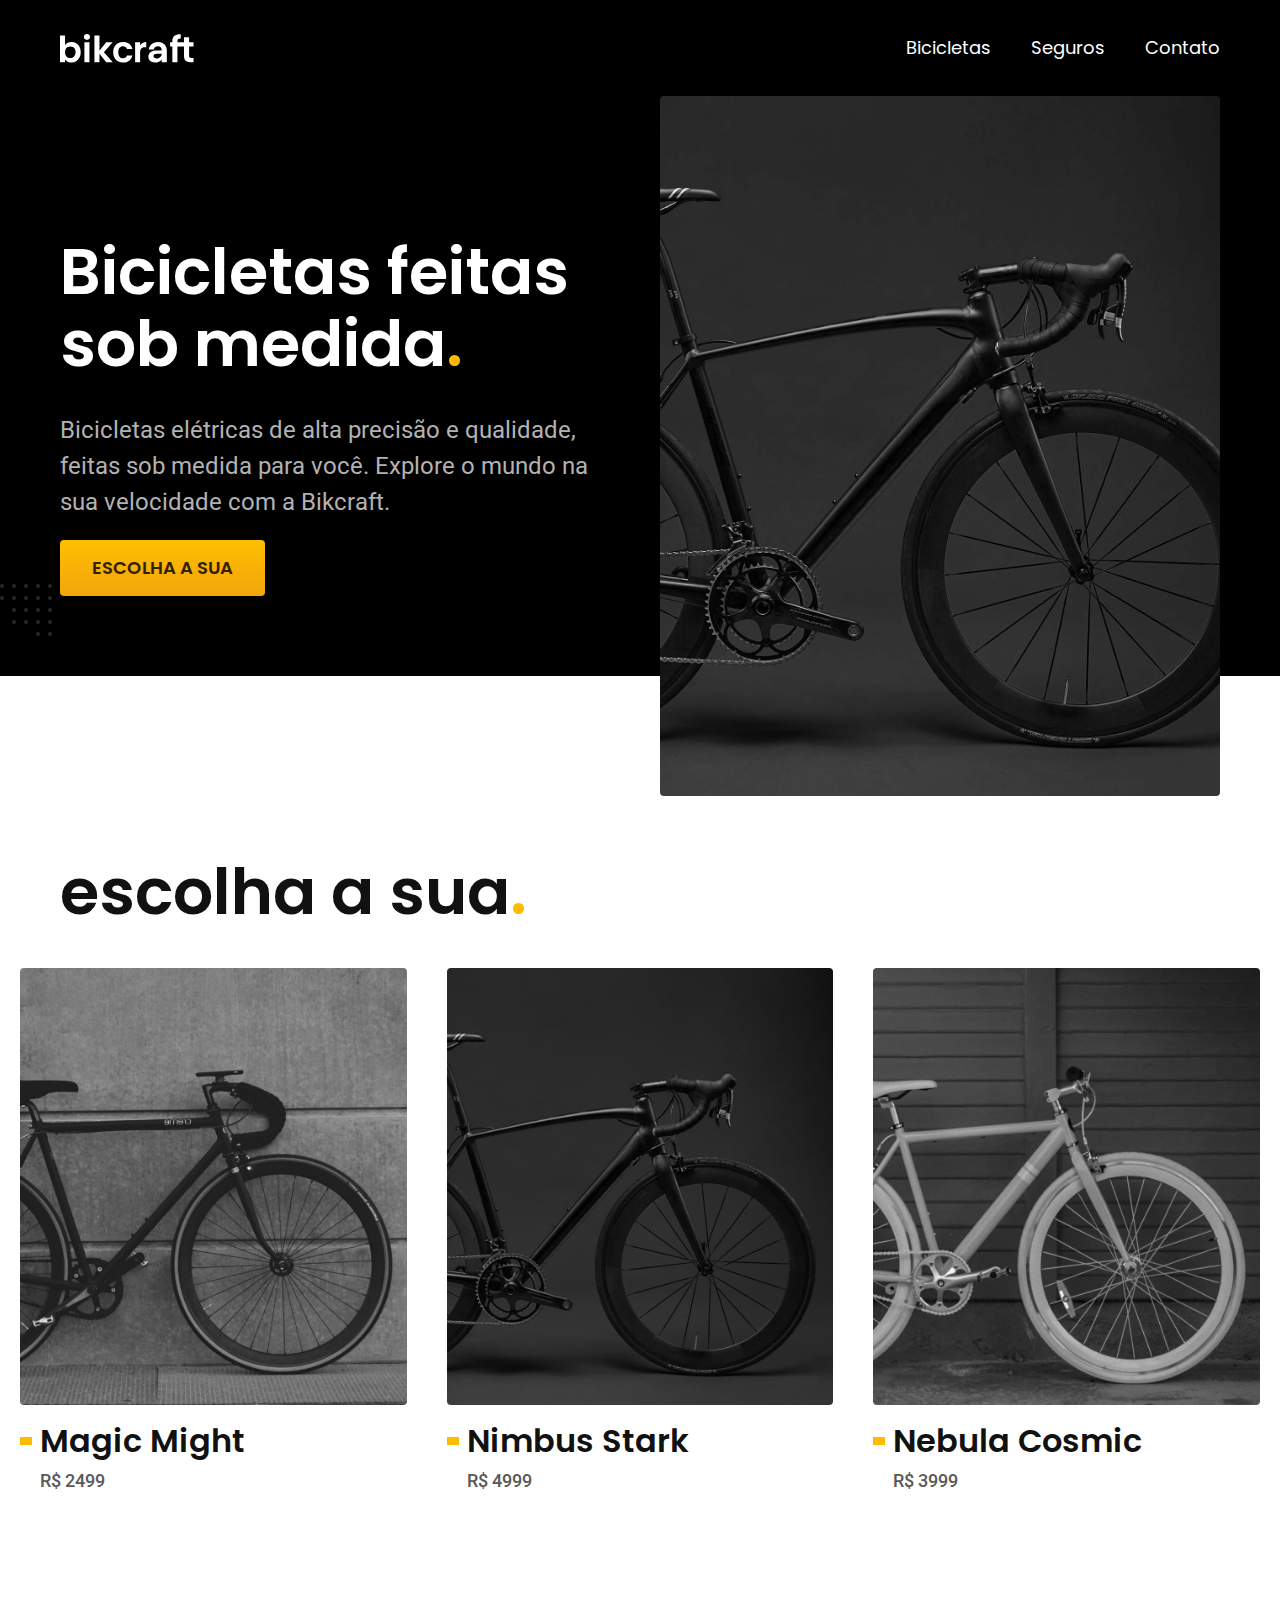
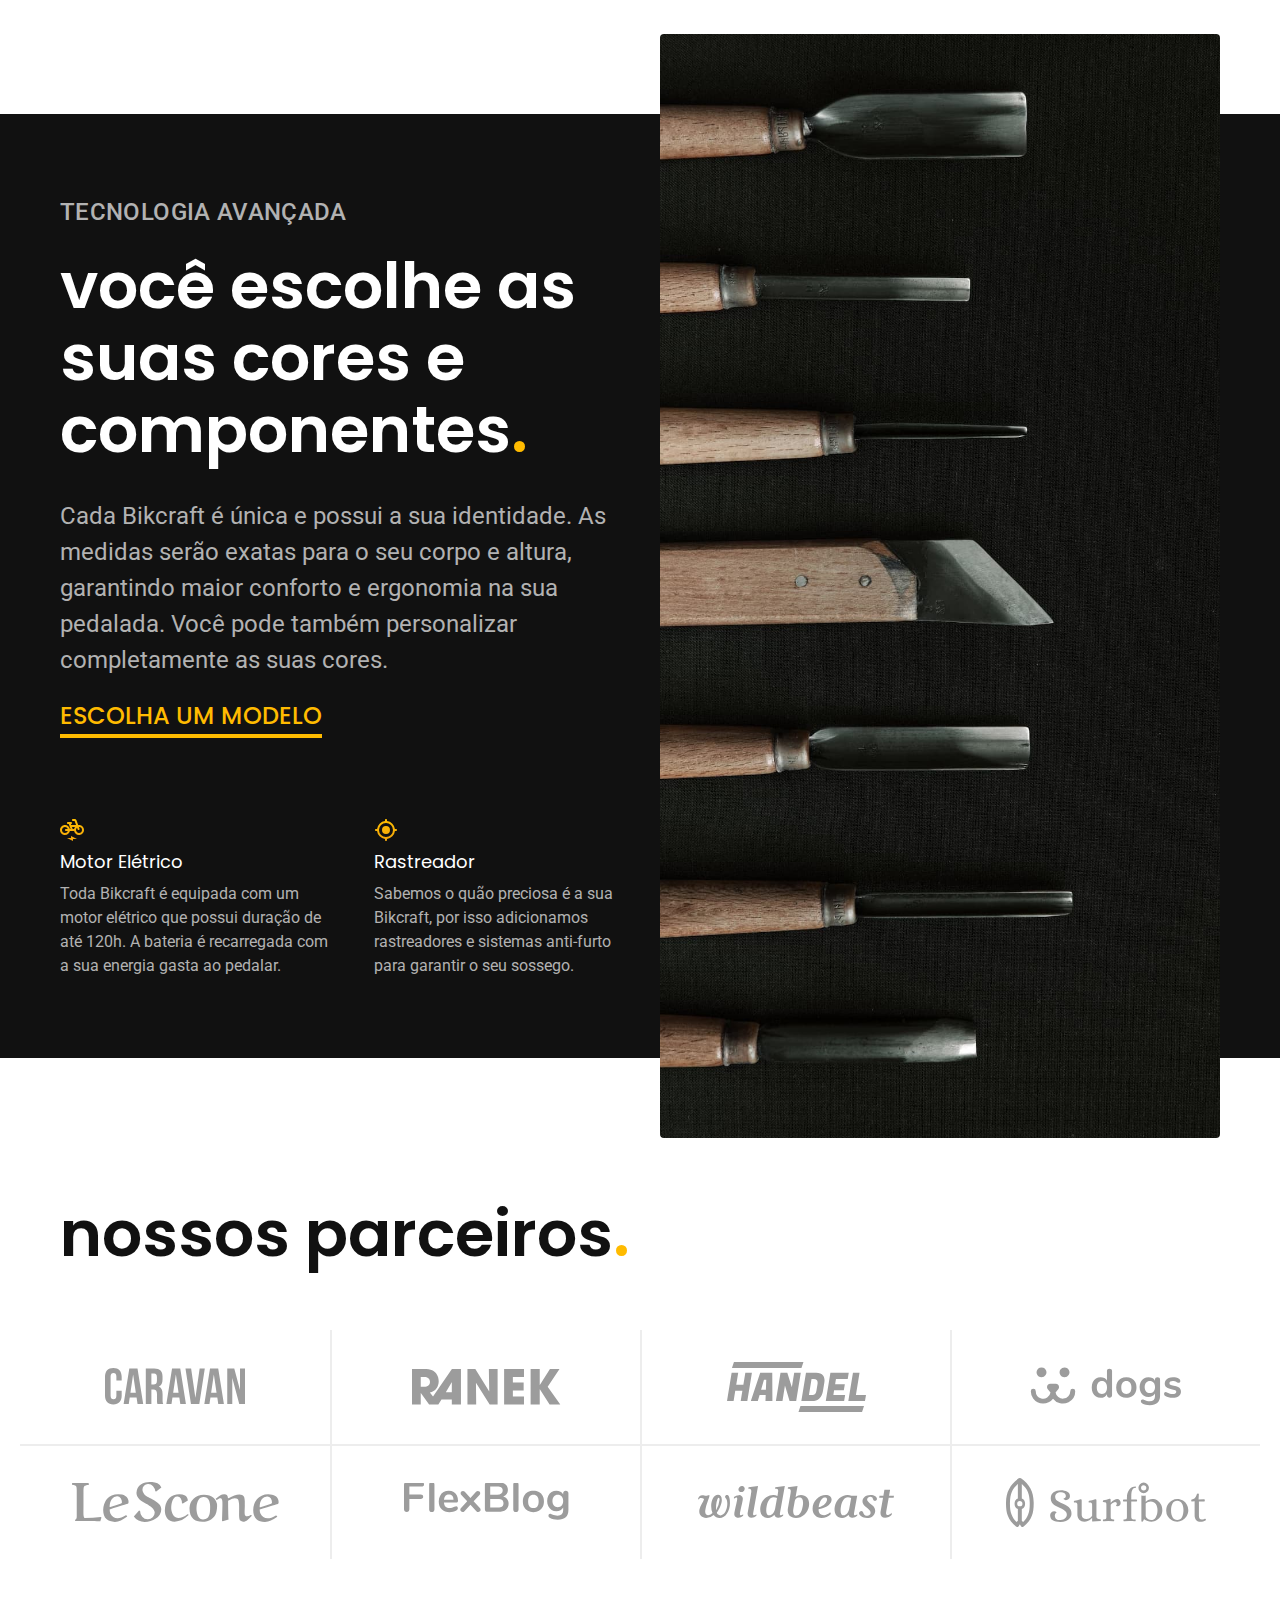
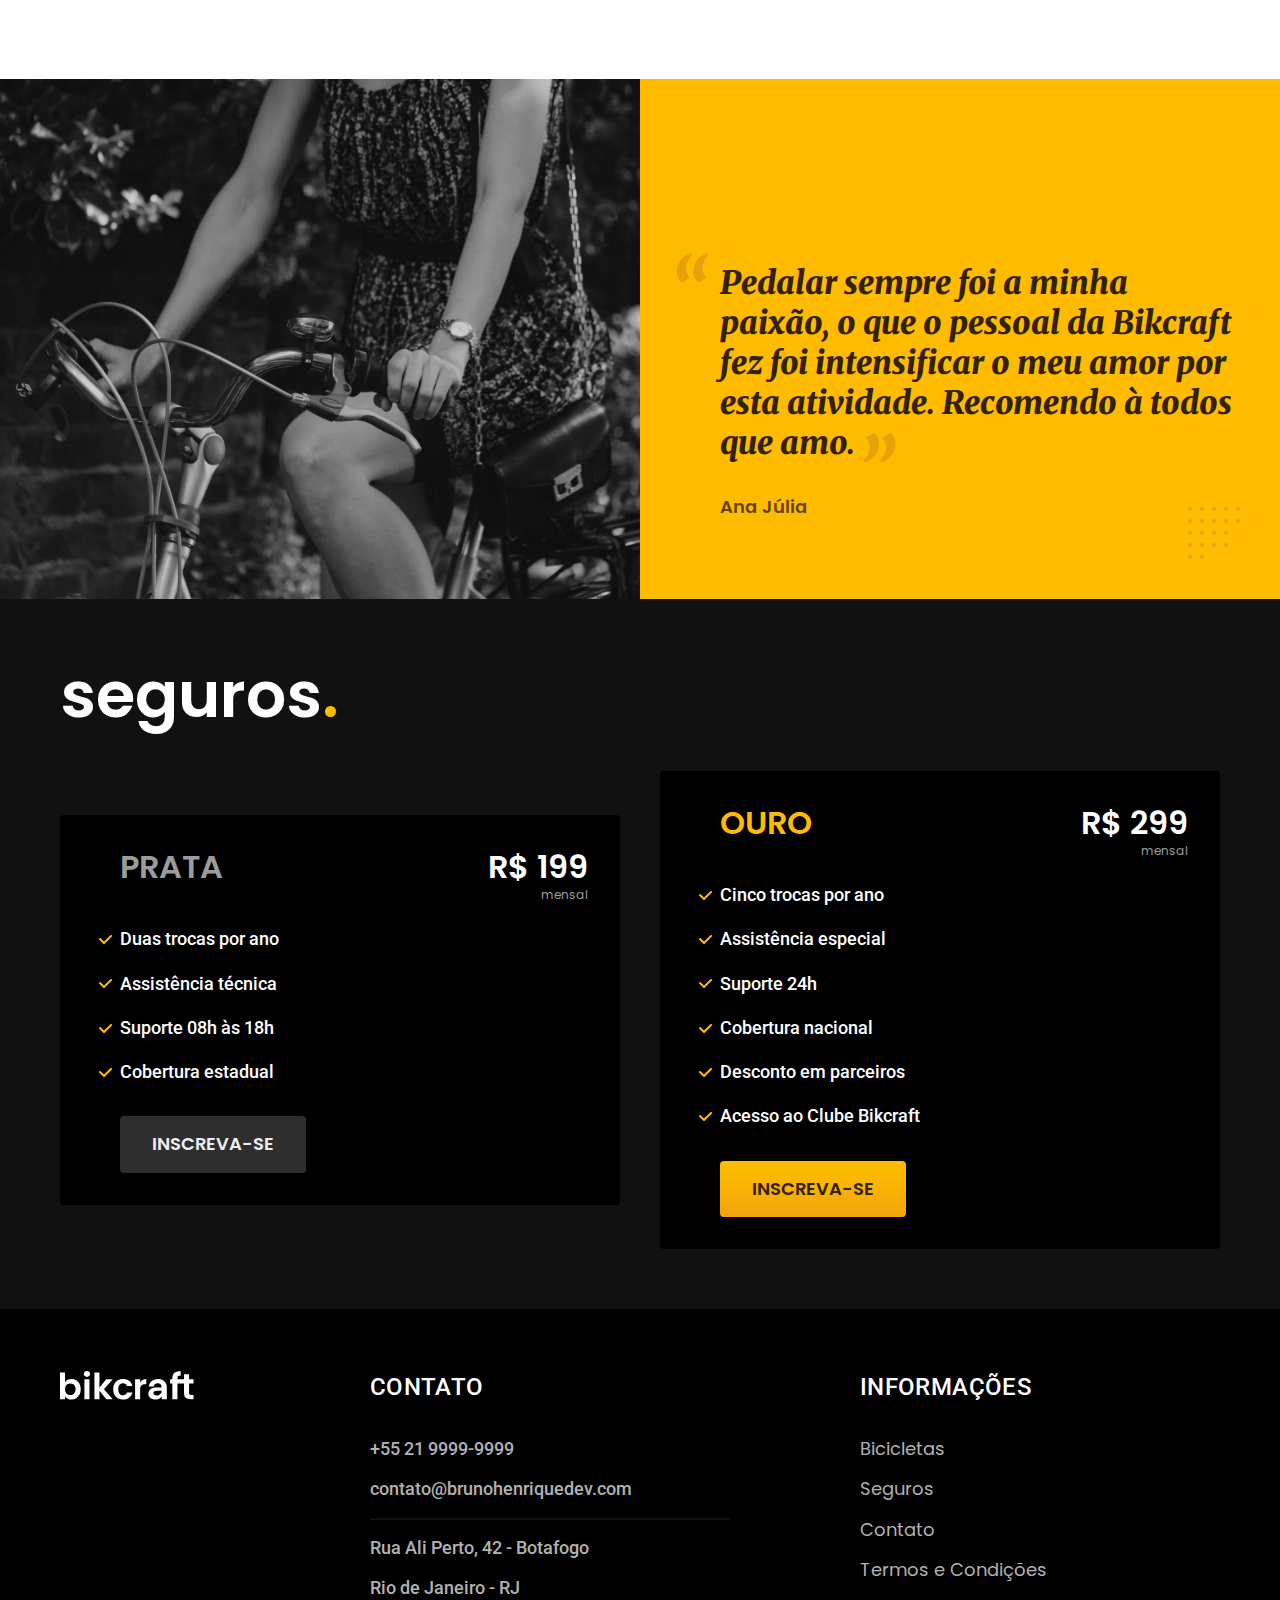
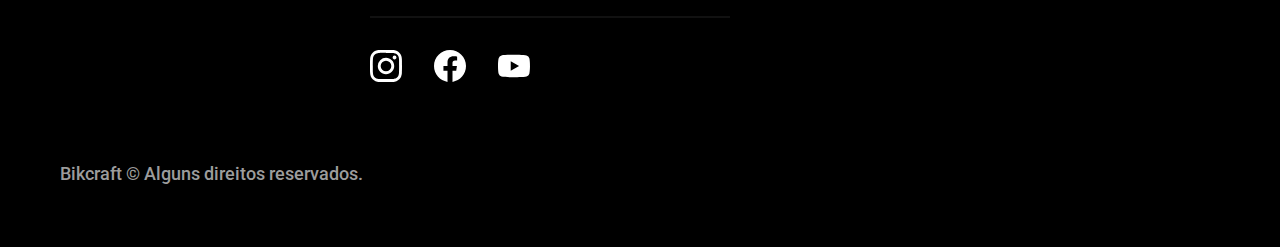
<file: index.html>
<!DOCTYPE html>
<html lang="pt-br">

<head>
  <meta charset="UTF-8">
  <meta name="viewport" content="width=device-width, initial-scale=1.0">
  <title>Bikcraft - Bicicletas Elétricas</title>
  <meta name="description" content="Bicicletas elétricas de alta precisão e qualidade,  feitas sob medida para o cliente. Explore o mundo na sua velocidade com a Bikcraft.">
  <link rel="icon" href="./favicon.svg" type="image/svg+xml">
  <link rel="preload" href="./css/style.min.css" as="style">
  <link rel="stylesheet" href="./css/style.min.css">
  <link rel="preconnect" href="https://fonts.googleapis.com">
  <link rel="preconnect" href="https://fonts.gstatic.com" crossorigin>
  <link href="https://fonts.googleapis.com/css2?family=Merriweather:ital,wght@1,900&family=Poppins:wght@400;600&family=Roboto:wght@400;500&display=swap" rel="stylesheet">
  <script>document.documentElement.classList.add("js")</script>
</head>

<body>
  <header class="header-bg">
    <div class="header container">
      <a href="./">
        <img src="./img/bikcraft.svg" alt="Bikcraft">
      </a>

      <nav aria-label="primaria">
        <ul class="header-menu font-1-m cor-0">
          <li><a href="./bicicletas.html">Bicicletas</a></li>
          <li><a href="./seguros.html">Seguros</a></li>
          <li><a href="./contato.html">Contato</a></li>
        </ul>
      </nav>
    </div>
  </header>

  <main class="introducao-bg">
    <div class="introducao container">
      <div class="introducao-conteudo">
        <h1 class="font-1-xxl cor-0 fadeInDown" data-anime="200">Bicicletas feitas sob medida<span class="cor-p1">.</span></h1>
        <p class="font-2-l cor-5 fadeInDown" data-anime="400">Bicicletas elétricas de alta precisão e qualidade, feitas sob medida para você. Explore o mundo na sua velocidade com a Bikcraft.</p>
        <a class="botao fadeInDown" href="./bicicletas.html" data-anime="600">Escolha a sua</a>
      </div>
      <div class="fadeInDown" data-anime="800">
        <img src="./img/fotos/introducao.jpg" alt="Bicicleta elétrica preta.">
      </div>
    </div>
  </main>

  <article class="bicicletas-lista">
    <h2 class="font-1-xxl container">escolha a sua<span class="cor-p1">.</span></h2>
    <ul>
      <li>
        <a href="./bicicletas/magic.html">
          <img src="./img/bicicletas/magic-home.jpg" alt="Bicicleta preta">
          <h3 class="font-1-xl">Magic Might</h3>
          <span class="font-2-m cor-8">R$ 2499</span>
        </a>
      </li>
      <li>
        <a href="./bicicletas/nimbus.html">
          <img src="./img/bicicletas/nimbus-home.jpg" alt="Bicicleta preta">
          <h3 class="font-1-xl">Nimbus Stark</h3>
          <span class="font-2-m cor-8">R$ 4999</span>
        </a>
      </li>
      <li>
        <a href="./bicicletas/nebula.html">
          <img src="./img/bicicletas/nebula-home.jpg" alt="Bicicleta preta">
          <h3 class="font-1-xl">Nebula Cosmic</h3>
          <span class="font-2-m cor-8">R$ 3999</span>
        </a>
      </li>
    </ul>
  </article>

  <article class="tecnologia-bg">
    <div class="tecnologia container">
      <div class="tecnologia-conteudo">
        <span class="font-2-l-b cor-5">Tecnologia Avançada</span>
        <h2 class="font-1-xxl cor-0">você escolhe as suas cores e componentes<span class="cor-p1">.</span></h2>
        <p class="font-2-l cor-5">Cada Bikcraft é única e possui a sua identidade. As medidas serão exatas para o seu corpo e altura, garantindo maior conforto e ergonomia na sua pedalada. Você pode também personalizar completamente as suas cores.</p>
        <a class="link" href="./bicicletas.html">Escolha um modelo</a>
        <div class="tecnologia-vantagens">
          <div>
            <img src="./img/icones/eletrica.svg" alt="">
            <h3 class="font-1-m cor-0">Motor Elétrico</h3>
            <p class="font-2-s cor-5">Toda Bikcraft é equipada com um motor elétrico que possui duração de até 120h. A bateria é recarregada com a sua energia gasta ao pedalar.</p>
          </div>
          <div>
            <img src="./img/icones/rastreador.svg" alt="">
            <h3 class="font-1-m cor-0">Rastreador</h3>
            <p class="font-2-s cor-5">Sabemos o quão preciosa é a sua Bikcraft, por isso adicionamos rastreadores e sistemas anti-furto para garantir o seu sossego.</p>
          </div>
        </div>
      </div>
      <div class="tecnologia-imagem">
        <img src="./img/fotos/tecnologia.jpg" alt="">
      </div>
    </div>
  </article>

  <section class="parceiros" aria-label="Nossos Parceiros">
    <h2 class="font-1-xxl container">nossos parceiros<span class="cor-p1">.</span></h2>
    <ul>
      <li><img src="./img/parceiros/caravan.svg" alt="caravan"></li>
      <li><img src="./img/parceiros/ranek.svg" alt="ranek"></li>
      <li><img src="./img/parceiros/handel.svg" alt="handel"></li>
      <li><img src="./img/parceiros/dogs.svg" alt="dogs"></li>
      <li><img src="./img/parceiros/lescone.svg" alt="lescone"></li>
      <li><img src="./img/parceiros/flexblog.svg" alt="flexblog"></li>
      <li><img src="./img/parceiros/wildbeast.svg" alt="wildbeast"></li>
      <li><img src="./img/parceiros/surfbot.svg" alt="surfbot"></li>
    </ul>
  </section>

  <section class="depoimento" aria-label="Depoimento">
    <div>
      <img src="./img/fotos/depoimento.jpg" alt="Pessoa pedalando">
    </div>
    <div class="depoimento-conteudo">
      <blockquote class="font-1-xl cor-p5">
        <p>Pedalar sempre foi a minha paixão, o que o pessoal da Bikcraft fez foi intensificar o meu amor por esta atividade. Recomendo à todos que amo.</p>
      </blockquote>
      <span class="font-1-m-b cor-p4">Ana Júlia</span>
    </div>
  </section>

  <article class="seguros-bg">
    <div class="seguros container">
      <h2 class="font-1-xxl cor-0">seguros<span class="cor-p1">.</span></h2>
      <div class="seguros-item">
        <h3 class="font-1-xl cor-6">PRATA</h3>
        <span class="font-1-xl cor-0">R$ 199 <span class="font-1-xs cor-6">mensal</span></span>
        <ul class="font-2-m cor-0">
          <li>Duas trocas por ano</li>
          <li>Assistência técnica</li>
          <li>Suporte 08h às 18h</li>
          <li>Cobertura estadual</li>
        </ul>
        <a class="botao secundario" href="./orcamento.html">Inscreva-se</a>
      </div>

      <div class="seguros-item">
        <h3 class="font-1-xl cor-p1">OURO</h3>
        <span class="font-1-xl cor-0">R$ 299 <span class="font-1-xs cor-6">mensal</span></span>
        <ul class="font-2-m cor-0">
          <li>Cinco trocas por ano</li>
          <li>Assistência especial</li>
          <li>Suporte 24h</li>
          <li>Cobertura nacional</li>
          <li>Desconto em parceiros</li>
          <li>Acesso ao Clube Bikcraft</li>
        </ul>
        <a class="botao" href="./orcamento.html">Inscreva-se</a>
      </div>
    </div>
  </article>

  <footer class="footer-bg">
    <div class="footer container">
      <img src="./img/bikcraft.svg" alt="Bikcraft">
      <div class="footer-contato">
        <h3 class="font-2-l-b cor-0">Contato</h3>
        <ul class="font-2-m cor-5">
          <li><a href="tel:+552199999999">+55 21 9999-9999</a></li>
          <li><a href="mailto:contato@brunohenriquedev.com">contato@brunohenriquedev.com</a></li>
          <li>Rua Ali Perto, 42 - Botafogo</li>
          <li>Rio de Janeiro - RJ</li>
        </ul>
        <div class="footer-redes">
          <a href="./">
            <img src="./img/redes/instagram.svg" alt="Instagram">
          </a>
          <a href="./">
            <img src="./img/redes/facebook.svg" alt="Facebook">
          </a>
          <a href="./">
            <img src="./img/redes/youtube.svg" alt="Youtube">
          </a>
        </div>
      </div>
      <div class="footer-informacoes">
        <h3 class="font-2-l-b cor-0">Informações</h3>
        <nav>
          <ul class="font-1-m cor-5">
            <li><a href="./bicicletas.html">Bicicletas</a></li>
            <li><a href="./seguros.html">Seguros</a></li>
            <li><a href="./contato.html">Contato</a></li>
            <li><a href="./termos.html">Termos e Condições</a></li>
          </ul>
        </nav>
      </div>
      <p class="footer-copy font-2-m cor-6">Bikcraft © Alguns direitos reservados.</p>
    </div>
  </footer>
  <script src="./js/plugins/simple-anime.js"></script>
  <script src="./js/script.js"></script>
</body>

</html>
</file>
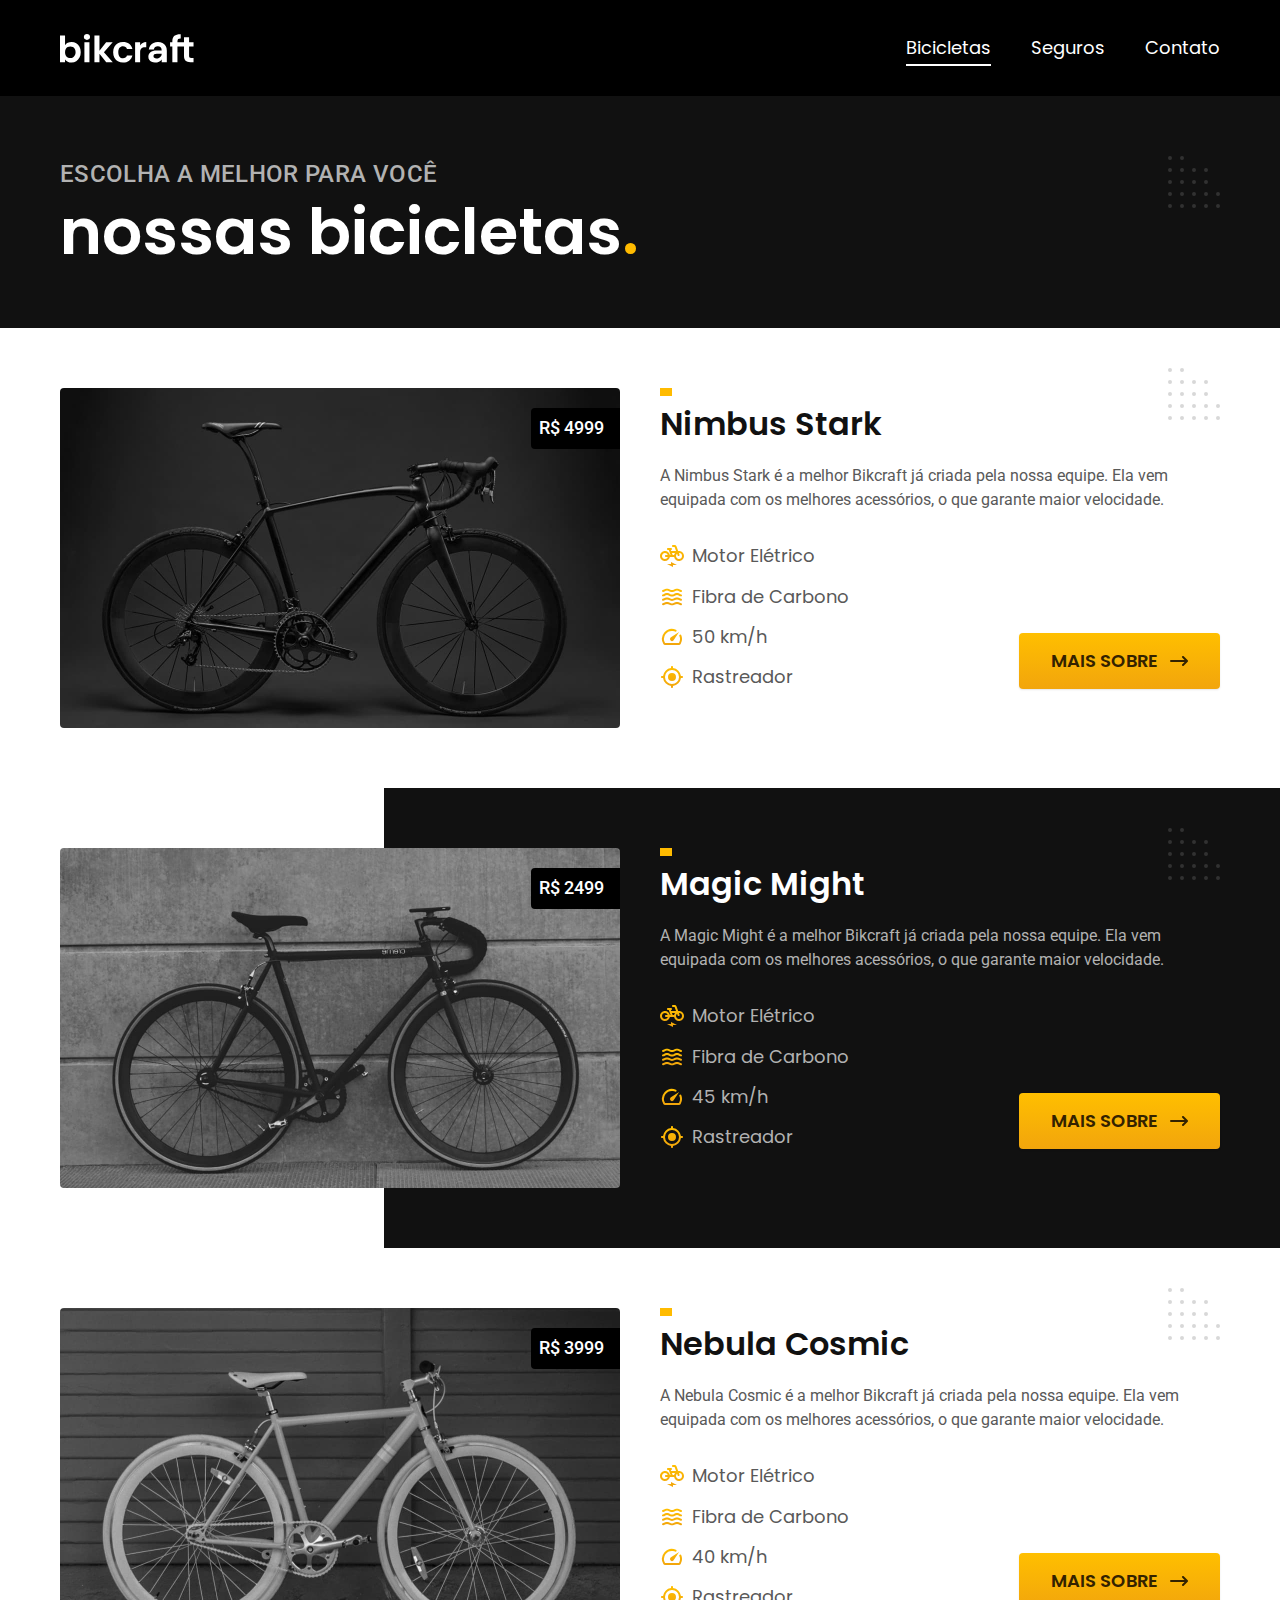
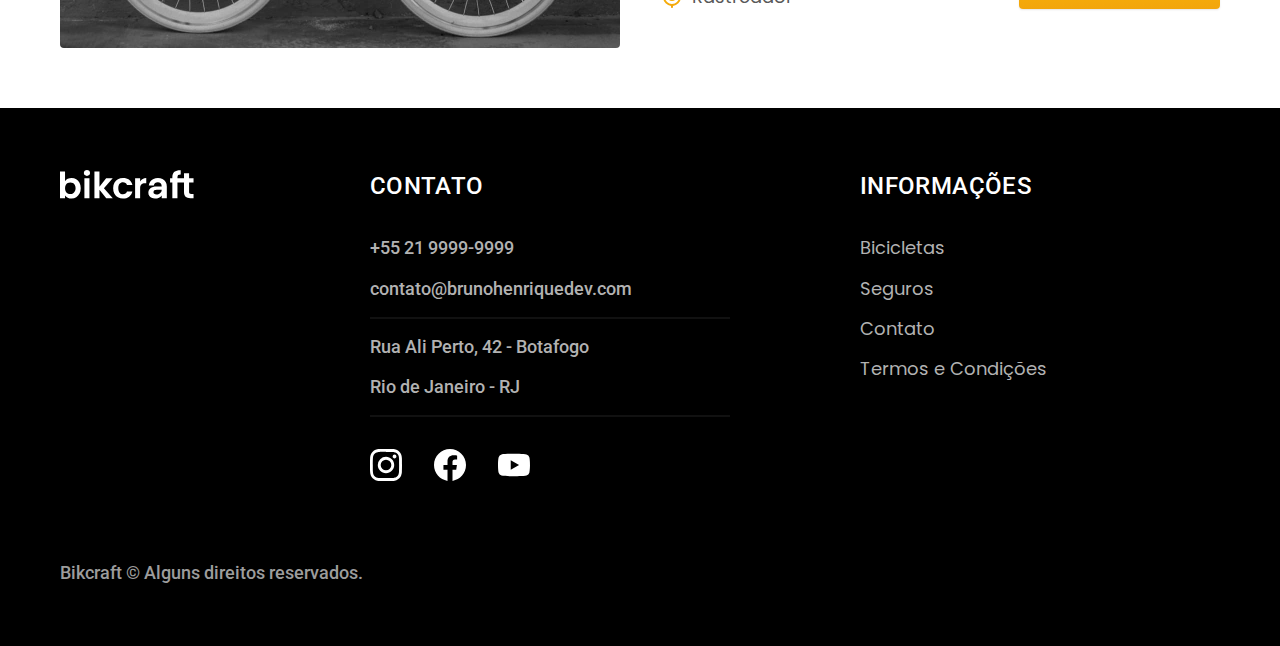
<file: bicicletas.html>
<!DOCTYPE html>
<html lang="pt-br">

<head>
  <meta charset="UTF-8">
  <meta name="viewport" content="width=device-width, initial-scale=1.0">
  <title>Bicicletas | Bikcraft</title>
  <meta name="description" content="Bicicletas">
  <link rel="icon" href="./favicon.svg" type="image/svg+xml">
  <link rel="preload" href="./css/style.min.css" as="style">
  <link rel="stylesheet" href="./css/style.min.css">
  <link rel="preconnect" href="https://fonts.googleapis.com">
  <link rel="preconnect" href="https://fonts.gstatic.com" crossorigin>
  <link href="https://fonts.googleapis.com/css2?family=Merriweather:ital,wght@1,900&family=Poppins:wght@400;600&family=Roboto:wght@400;500&display=swap" rel="stylesheet">
  <script>document.documentElement.classList.add("js")</script>
</head>

<body id="bicicleta">
  <header class="header-bg">
    <div class="header container">
      <a href="./">
        <img src="./img/bikcraft.svg" alt="Bikcraft">
      </a>

      <nav aria-label="primaria">
        <ul class="header-menu font-1-m cor-0">
          <li><a href="./bicicletas.html">Bicicletas</a></li>
          <li><a href="./seguros.html">Seguros</a></li>
          <li><a href="./contato.html">Contato</a></li>
        </ul>
      </nav>
    </div>
  </header>
  <main>
    <div class="titulo-bg">
      <div class="titulo container">
        <p class="font-2-l-b cor-5">Escolha a melhor para você</p>
        <h1 class="font-1-xxl cor-0">nossas bicicletas<span class="cor-p1">.</span></h1>
      </div>
    </div>

    <div class="bicicletas container">
      <div class="bicicletas-imagem">
        <img src="./img/bicicletas/nimbus.jpg" alt="bicicleta nimbus">
        <span class="font-2-m cor-0">R$ 4999</span>
      </div>
      <div class="bicicletas-conteudo">
        <h2 class="font-1-xl">Nimbus Stark</h2>
        <p class="font-2-s cor-8">A Nimbus Stark é a melhor Bikcraft já criada pela nossa equipe. Ela vem equipada com os melhores acessórios, o que garante maior velocidade.</p>
        <ul class="font-1-m cor-8">
          <li>
            <img src="./img/icones/eletrica.svg" alt="">
            Motor Elétrico
          </li>
          <li>
            <img src="./img/icones/carbono.svg" alt="">
            Fibra de Carbono
          </li>
          <li>
            <img src="./img/icones/velocidade.svg" alt="">
            50 km/h
          </li>
          <li>
            <img src="./img/icones/rastreador.svg" alt="">
            Rastreador
          </li>
        </ul>
        <a class="botao seta" href="./bicicletas/nimbus.html">Mais Sobre</a>
      </div>
    </div>
    <div class="bicicletas-bg">
      <div class="bicicletas container">
        <div class="bicicletas-imagem">
          <img src="./img/bicicletas/magic.jpg" alt="bicicleta magic">
          <span class="font-2-m cor-0">R$ 2499</span>
        </div>
        <div class="bicicletas-conteudo">
          <h2 class="font-1-xl cor-0">Magic Might</h2>
          <p class="font-2-s cor-5">A Magic Might é a melhor Bikcraft já criada pela nossa equipe. Ela vem equipada com os melhores acessórios, o que garante maior velocidade.</p>
          <ul class="font-1-m cor-5">
            <li>
              <img src="./img/icones/eletrica.svg" alt="">
              Motor Elétrico
            </li>
            <li>
              <img src="./img/icones/carbono.svg" alt="">
              Fibra de Carbono
            </li>
            <li>
              <img src="./img/icones/velocidade.svg" alt="">
              45 km/h
            </li>
            <li>
              <img src="./img/icones/rastreador.svg" alt="">
              Rastreador
            </li>
          </ul>
          <a class="botao seta" href="./bicicletas/magic.html">Mais Sobre</a>
        </div>
      </div>
    </div>
    <div class="bicicletas container">
      <div class="bicicletas-imagem">
        <img src="./img/bicicletas/nebula.jpg" alt="bicicleta nebula">
        <span class="font-2-m cor-0">R$ 3999</span>
      </div>
      <div class="bicicletas-conteudo">
        <h2 class="font-1-xl">Nebula Cosmic</h2>
        <p class="font-2-s cor-8">A Nebula Cosmic é a melhor Bikcraft já criada pela nossa equipe. Ela vem equipada com os melhores acessórios, o que garante maior velocidade.</p>
        <ul class="font-1-m cor-8">
          <li>
            <img src="./img/icones/eletrica.svg" alt="">
            Motor Elétrico
          </li>
          <li>
            <img src="./img/icones/carbono.svg" alt="">
            Fibra de Carbono
          </li>
          <li>
            <img src="./img/icones/velocidade.svg" alt="">
            40 km/h
          </li>
          <li>
            <img src="./img/icones/rastreador.svg" alt="">
            Rastreador
          </li>
        </ul>
        <a class="botao seta" href="./bicicletas/nebula.html">Mais Sobre</a>
      </div>
    </div>
  </main>

  <footer class="footer-bg">
    <div class="footer container">
      <img src="./img/bikcraft.svg" alt="Bikcraft">
      <div class="footer-contato">
        <h3 class="font-2-l-b cor-0">Contato</h3>
        <ul class="font-2-m cor-5">
          <li><a href="tel:+552199999999">+55 21 9999-9999</a></li>
          <li><a href="mailto:contato@brunohenriquedev.com">contato@brunohenriquedev.com</a></li>
          <li>Rua Ali Perto, 42 - Botafogo</li>
          <li>Rio de Janeiro - RJ</li>
        </ul>
        <div class="footer-redes">
          <a href="./">
            <img src="./img/redes/instagram.svg" alt="Instagram">
          </a>
          <a href="./">
            <img src="./img/redes/facebook.svg" alt="Facebook">
          </a>
          <a href="./">
            <img src="./img/redes/youtube.svg" alt="Youtube">
          </a>
        </div>
      </div>
      <div class="footer-informacoes">
        <h3 class="font-2-l-b cor-0">Informações</h3>
        <nav>
          <ul class="font-1-m cor-5">
            <li><a href="./bicicletas.html">Bicicletas</a></li>
            <li><a href="./seguros.html">Seguros</a></li>
            <li><a href="./contato.html">Contato</a></li>
            <li><a href="./termos.html">Termos e Condições</a></li>
          </ul>
        </nav>
      </div>
      <p class="footer-copy font-2-m cor-6">Bikcraft © Alguns direitos reservados.</p>
    </div>
  </footer>
  <script src="./js/script.js"></script>
</body>

</html>
</file>
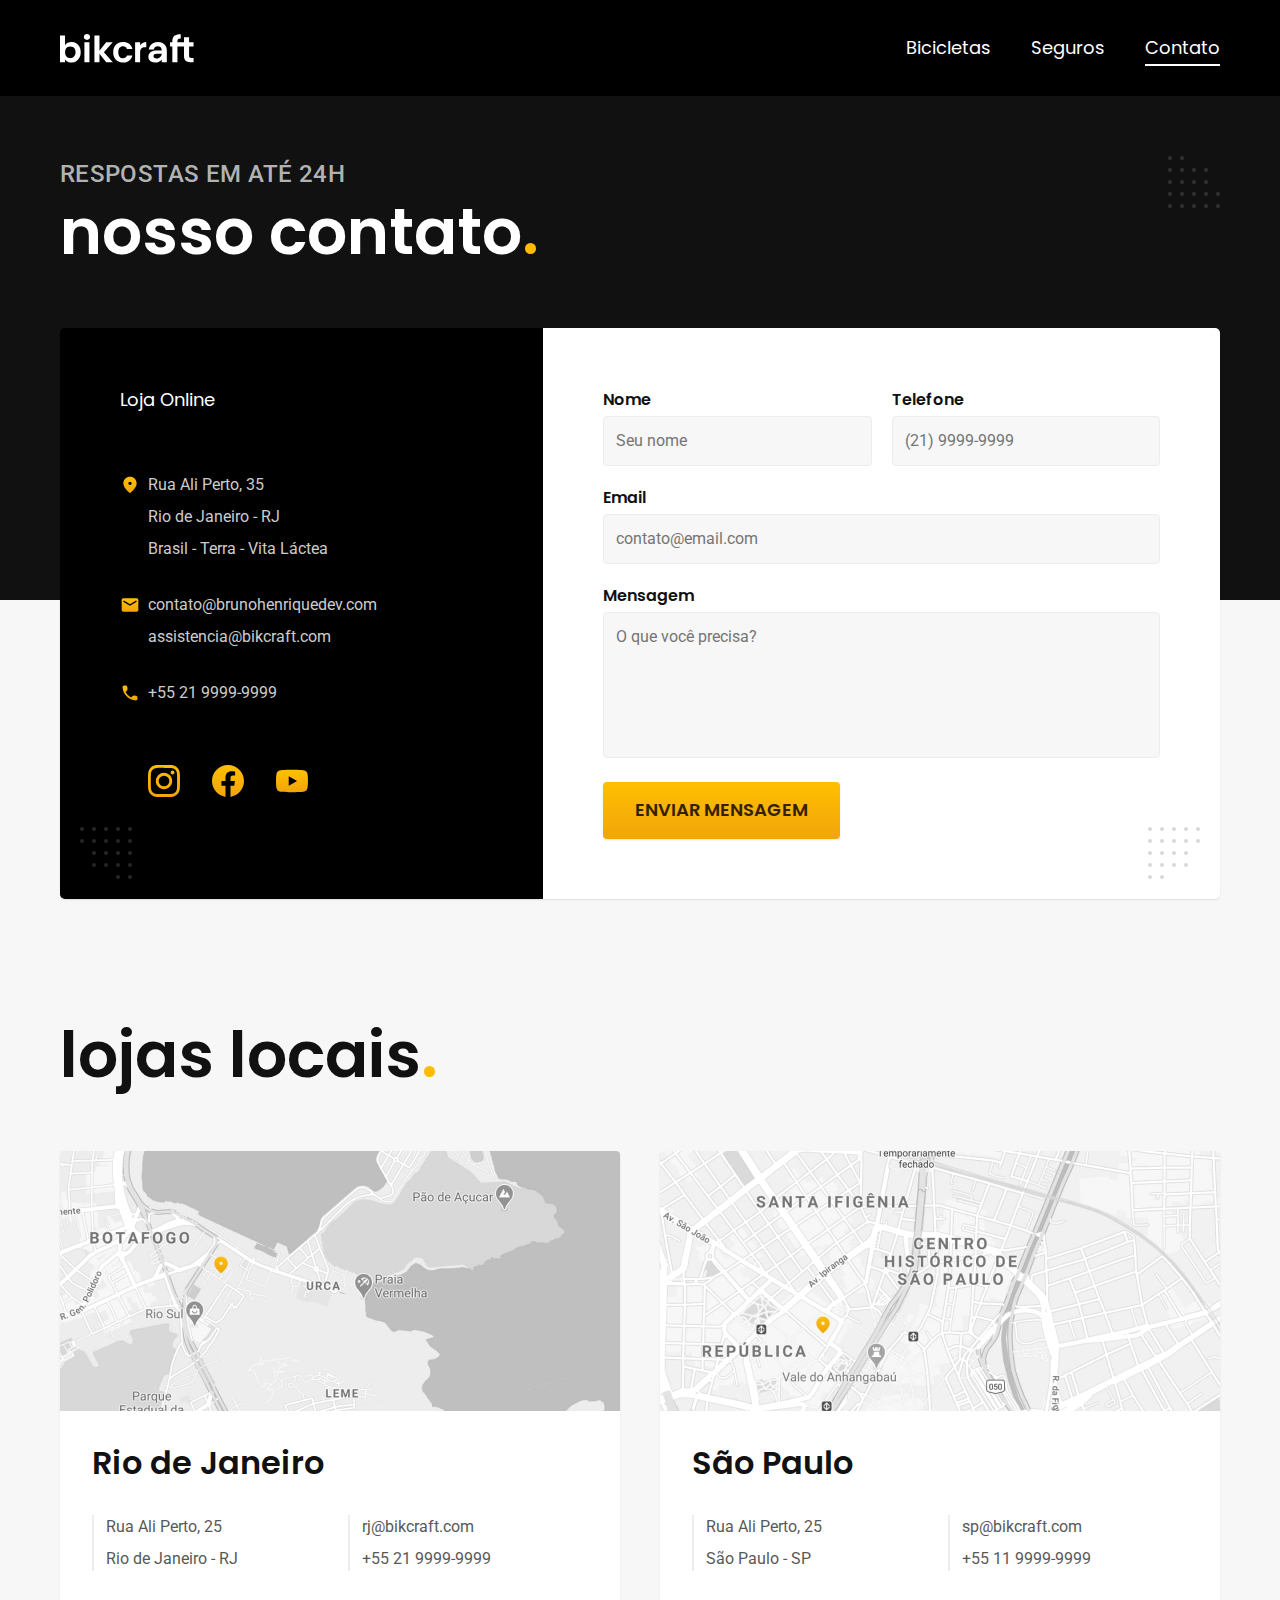
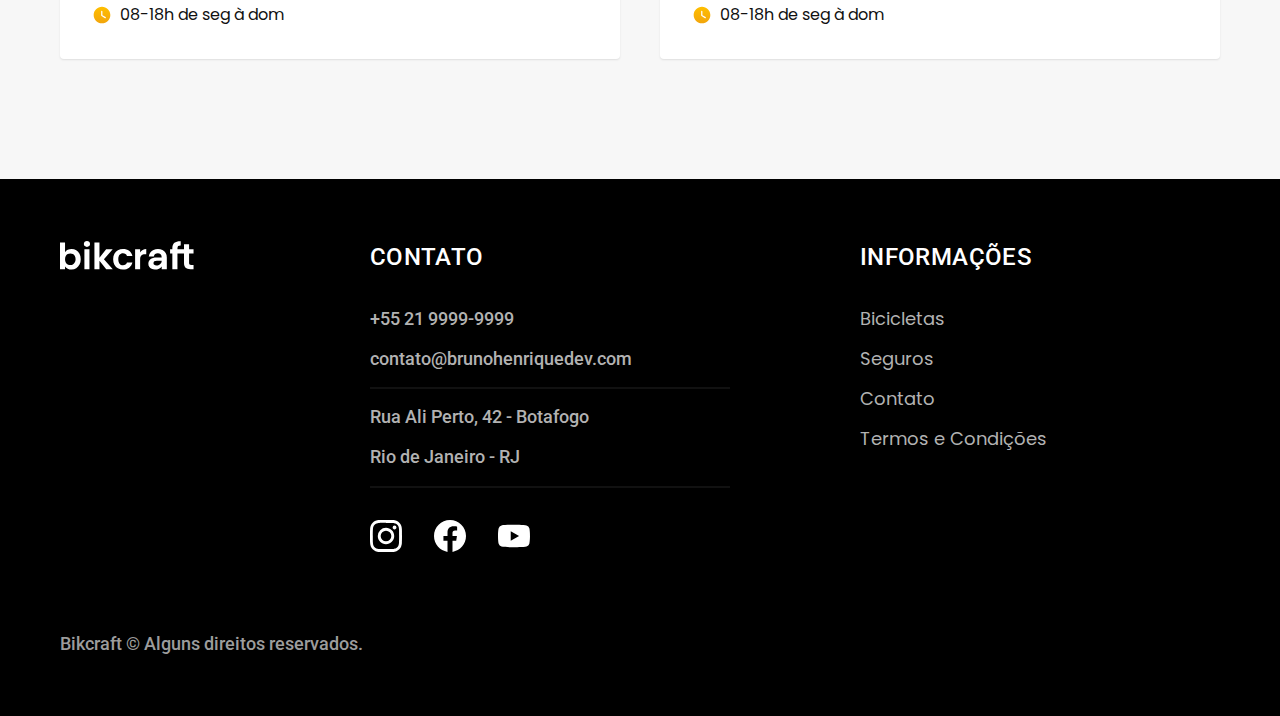
<file: contato.html>
<!DOCTYPE html>
<html lang="pt-br">

<head>
  <meta charset="UTF-8">
  <meta name="viewport" content="width=device-width, initial-scale=1.0">
  <title>Contato | Bikcraft</title>
  <meta name="description" content="Contato">
  <link rel="icon" href="./favicon.svg" type="image/svg+xml">
  <link rel="preload" href="./css/style.min.css" as="style">
  <link rel="stylesheet" href="./css/style.min.css">
  <link rel="preconnect" href="https://fonts.googleapis.com">
  <link rel="preconnect" href="https://fonts.gstatic.com" crossorigin>
  <link href="https://fonts.googleapis.com/css2?family=Merriweather:ital,wght@1,900&family=Poppins:wght@400;600&family=Roboto:wght@400;500&display=swap" rel="stylesheet">
  <script>document.documentElement.classList.add("js")</script>
</head>

<body id="contato">
  <header class="header-bg">
    <div class="header container">
      <a href="./">
        <img src="./img/bikcraft.svg" alt="Bikcraft">
      </a>

      <nav aria-label="primaria">
        <ul class="header-menu font-1-m cor-0">
          <li><a href="./bicicletas.html">Bicicletas</a></li>
          <li><a href="./seguros.html">Seguros</a></li>
          <li><a href="./contato.html">Contato</a></li>
        </ul>
      </nav>
    </div>
  </header>

  <main>
    <div class="titulo-bg">
      <div class="titulo container">
        <p class="font-2-l-b cor-5">Respostas em até 24h</p>
        <h1 class="font-1-xxl cor-0">nosso contato<span class="cor-p1">.</span></h1>
      </div>
    </div>
    <div class="contato container">
      <section class="contato-dados" aria-label="Endereço">
        <h2 class="font-1-m cor-0">Loja Online</h2>
        <div class="contato-endereco font-2-s cor-4">
          <p>Rua Ali Perto, 35</p>
          <p>Rio de Janeiro - RJ</p>
          <p>Brasil - Terra - Vita Láctea</p>
        </div>
        <address class="contato-meios font-2-s cor-4">
          <a href="mailto:contato@brunohenriquedev.com">contato@brunohenriquedev.com</a>
          <a href="mailto:assistencia@bikcraft.com">assistencia@bikcraft.com</a>
          <a href="tel:+552199999999">+55 21 9999-9999</a>
        </address>
        <div class="contato-redes">
          <a href="./">
            <img src="./img/redes/instagram-p.svg" alt="Instagram">
          </a>
          <a href="./">
            <img src="./img/redes/facebook-p.svg" alt="Facebook">
          </a>
          <a href="./">
            <img src="./img/redes/youtube-p.svg" alt="Youtube">
          </a>
        </div>
      </section>
      <section class="contato-formulario" aria-label="Formulário">
        <form class="form" action="./contato.html">
          <div>
            <label for="nome">Nome</label>
            <input type="text" id="nome" name="nome" placeholder="Seu nome">
          </div>
          <div>
            <label for="telefone">Telefone</label>
            <input type="text" id="telefone" name="telefone" placeholder="(21) 9999-9999">
          </div>
          <div class="col-2">
            <label for="email">Email</label>
            <input type="email" id="email" name="email" placeholder="contato@email.com" required>
          </div>
          <div class="col-2">
            <label for="mensagem">Mensagem</label>
            <textarea style="resize: none;" rows="5" id="mensagem" name="mensagem" placeholder="O que você precisa?"></textarea>
          </div>
          <button class="botao col-2">Enviar Mensagem</button>
        </form>
      </section>
    </div>
  </main>

  <article class="lojas container">
    <h2 class="font-1-xxl">lojas locais<span class="cor-p1">.</span></h2>
    <div class="lojas-item">
      <img src="./img/lojas/rj.jpg" alt="mapa marcando o endereço em Rua Ali Perto, 25 - Rio de Janeiro - RJ">
      <div class="lojas-conteudo">
        <h3 class="font-1-xl">Rio de Janeiro</h3>
        <div class="lojas-dados font-2-s cor-8">
          <p>Rua Ali Perto, 25</p>
          <p>Rio de Janeiro - RJ</p>
        </div>
        <div class="lojas-dados font-2-s cor-8">
          <a href="mailto:rj@bikcraft.com">rj@bikcraft.com</a>
          <a href="tel:+552199999999">+55 21 9999-9999</a>
        </div>
        <p class="lojas-tempo font-1-s"><img src="./img/icones/horario.svg" alt="">08-18h de seg à dom</p>
      </div>
    </div>

    <div class="lojas-item">
      <img src="./img/lojas/sp.jpg" alt="mapa marcando o endereço em Rua Ali Perto, 25 - São Paulo - SP">
      <div class="lojas-conteudo">
        <h3 class="font-1-xl">São Paulo</h3>
        <div class="lojas-dados font-2-s cor-8">
          <p>Rua Ali Perto, 25</p>
          <p>São Paulo - SP</p>
        </div>
        <div class="lojas-dados font-2-s cor-8">
          <a href="mailto:sp@bikcraft.com">sp@bikcraft.com</a>
          <a href="tel:+551199999999">+55 11 9999-9999</a>
        </div>
        <p class="lojas-tempo font-1-s"><img src="./img/icones/horario.svg" alt="">08-18h de seg à dom</p>
      </div>
    </div>
  </article>

  <footer class="footer-bg">
    <div class="footer container">
      <img src="./img/bikcraft.svg" alt="Bikcraft">
      <div class="footer-contato">
        <h3 class="font-2-l-b cor-0">Contato</h3>
        <ul class="font-2-m cor-5">
          <li><a href="tel:+552199999999">+55 21 9999-9999</a></li>
          <li><a href="mailto:contato@brunohenriquedev.com">contato@brunohenriquedev.com</a></li>
          <li>Rua Ali Perto, 42 - Botafogo</li>
          <li>Rio de Janeiro - RJ</li>
        </ul>
        <div class="footer-redes">
          <a href="./">
            <img src="./img/redes/instagram.svg" alt="Instagram">
          </a>
          <a href="./">
            <img src="./img/redes/facebook.svg" alt="Facebook">
          </a>
          <a href="./">
            <img src="./img/redes/youtube.svg" alt="Youtube">
          </a>
        </div>
      </div>
      <div class="footer-informacoes">
        <h3 class="font-2-l-b cor-0">Informações</h3>
        <nav>
          <ul class="font-1-m cor-5">
            <li><a href="./bicicletas.html">Bicicletas</a></li>
            <li><a href="./seguros.html">Seguros</a></li>
            <li><a href="./contato.html">Contato</a></li>
            <li><a href="./termos.html">Termos e Condições</a></li>
          </ul>
        </nav>
      </div>
      <p class="footer-copy font-2-m cor-6">Bikcraft © Alguns direitos reservados.</p>
    </div>
  </footer>
  <script src="./js/formulario.js"></script>
  <script src="./js/script.js"></script>
</body>

</html>
</file>
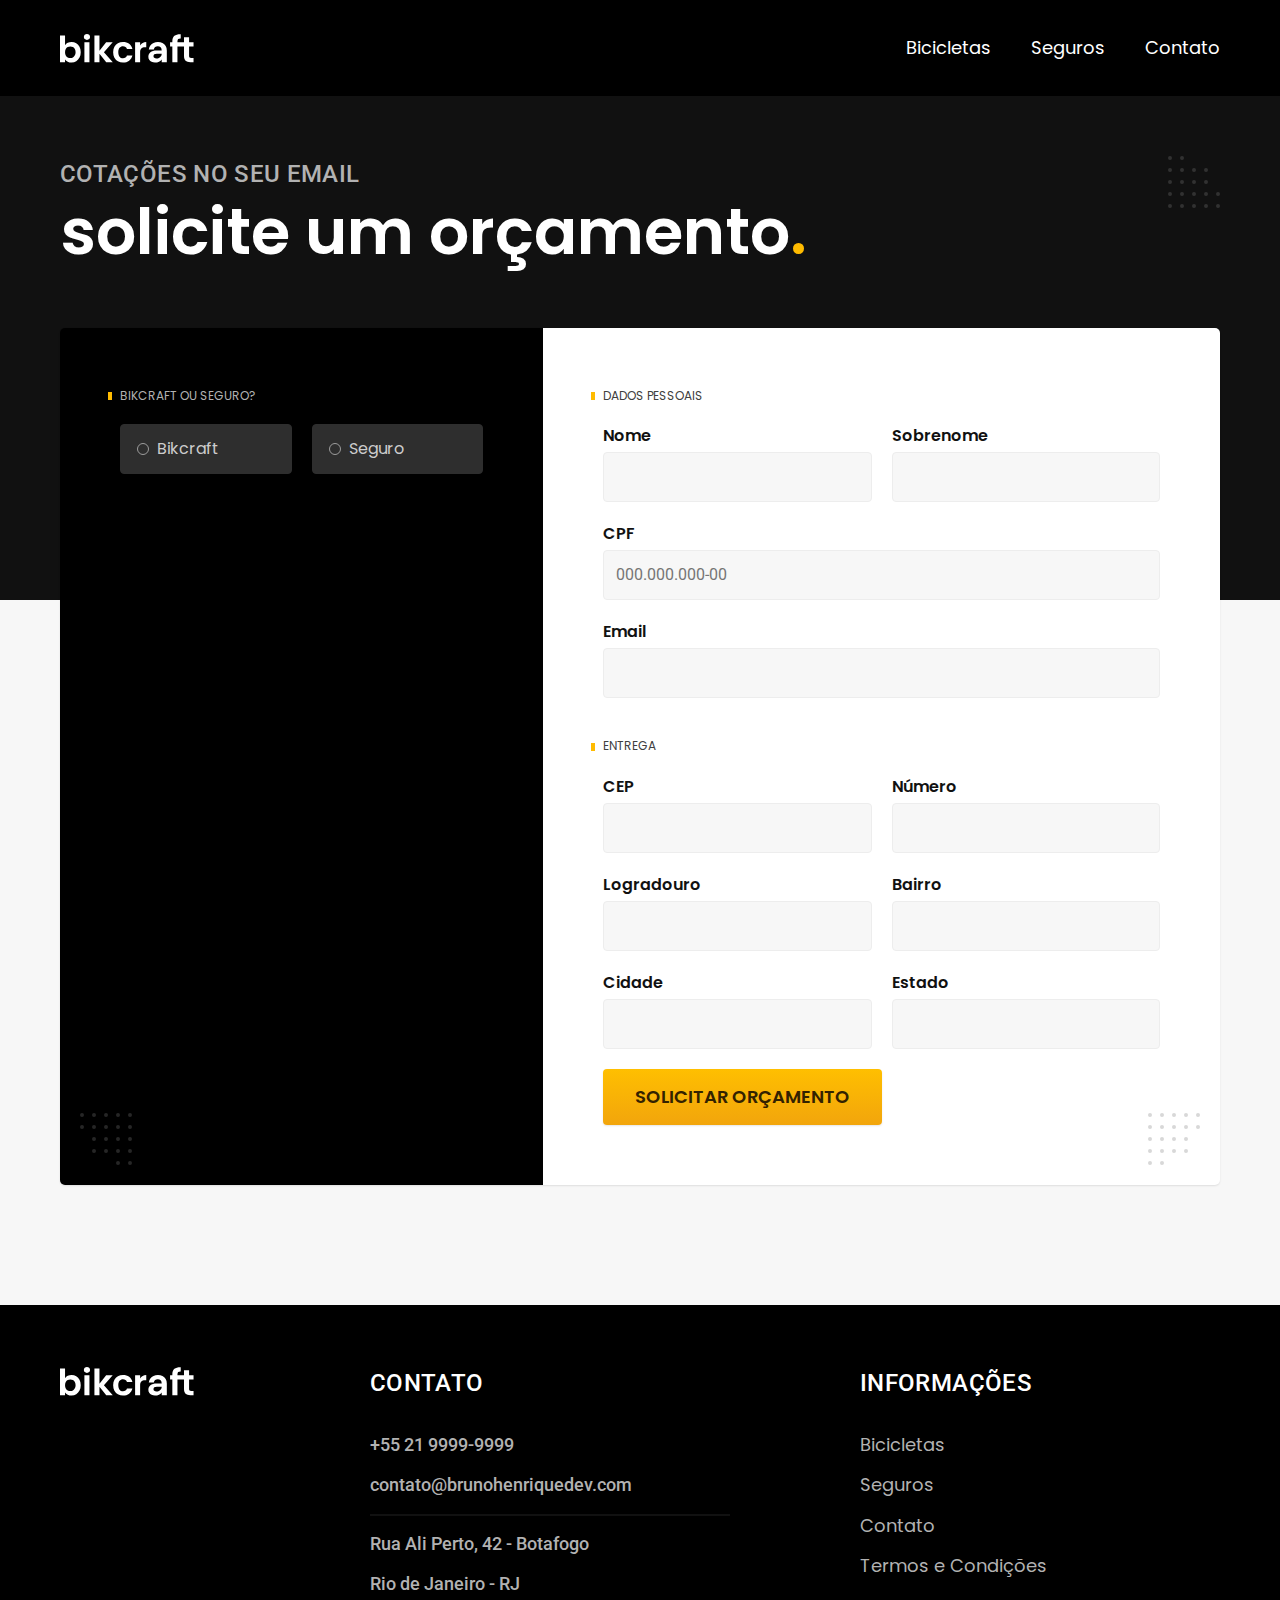
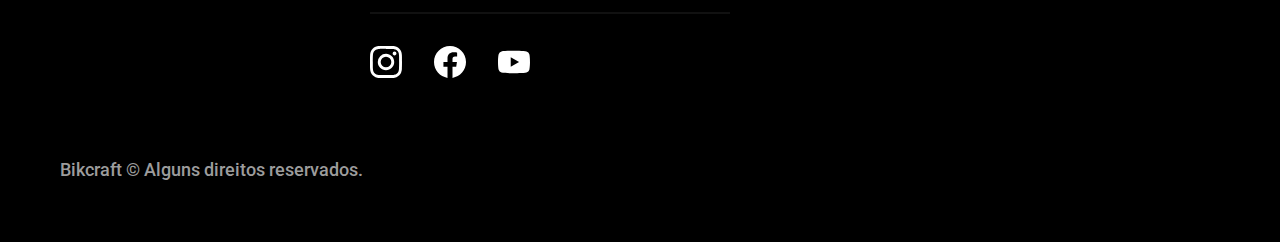
<file: orcamento.html>
<!DOCTYPE html>
<html lang="pt-br">

<head>
  <meta charset="UTF-8">
  <meta name="viewport" content="width=device-width, initial-scale=1.0">
  <title>Termos e Condições | Bikcraft</title>
  <meta name="description" content="Termos e condições">
  <link rel="icon" href="./favicon.svg" type="image/svg+xml">
  <link rel="preload" href="./css/style.min.css" as="style">
  <link rel="stylesheet" href="./css/style.min.css">
  <link rel="preconnect" href="https://fonts.googleapis.com">
  <link rel="preconnect" href="https://fonts.gstatic.com" crossorigin>
  <link href="https://fonts.googleapis.com/css2?family=Merriweather:ital,wght@1,900&family=Poppins:wght@400;600&family=Roboto:wght@400;500&display=swap" rel="stylesheet">
  <script>document.documentElement.classList.add("js")</script>
</head>

<body id="orcamento">
  <header class="header-bg">
    <div class="header container">
      <a href="./">
        <img src="./img/bikcraft.svg" alt="Bikcraft">
      </a>

      <nav aria-label="primaria">
        <ul class="header-menu font-1-m cor-0">
          <li><a href="./bicicletas.html">Bicicletas</a></li>
          <li><a href="./seguros.html">Seguros</a></li>
          <li><a href="./contato.html">Contato</a></li>
        </ul>
      </nav>
    </div>
  </header>
  <main>
    <div class="titulo-bg">
      <div class="titulo container">
        <p class="font-2-l-b cor-5">Cotações no seu email</p>
        <h1 class="font-1-xxl cor-0">solicite um orçamento<span class="cor-p1">.</span></h1>
      </div>
    </div>

    <form class="orcamento container" action="./orcamento.html">
      <div class="orcamento-produto">
        <h2 class="font-1-xs cor-5">Bikcraft ou Seguro?</h2>

        <input type="radio" name="tipo" value="bikcraft" id="bikcraft">
        <label for="bikcraft">Bikcraft</label>

        <input type="radio" name="tipo" value="seguro" id="seguro">
        <label for="seguro">Seguro</label>

        <div class="orcamento-conteudo" id="orcamento-bikcraft">
          <h2 class="font-1-xs cor-5">Escolha a sua</h2>

          <input type="radio" name="produto" value="nimbus" id="nimbus">
          <label for="nimbus">Nimbus Stark <span>R$ 4999</span></label>
          <div class="orcamento-detalhes">
            <ul class="font-1-xs cor-8">
              <li><img src="./img/icones/eletrica.svg" alt=""> Motor Elétrico</li>
              <li><img src="./img/icones/carbono.svg" alt=""> Fibra de Carbono</li>
              <li><img src="./img/icones/velocidade.svg" alt=""> 50 km/h</li>
              <li><img src="./img/icones/rastreador.svg" alt=""> Rastreador</li>
            </ul>
            <img src="./img/bicicletas/nimbus.jpg" alt="Bicicleta preta">
          </div>

          <input type="radio" name="produto" value="magic" id="magic">
          <label for="magic">Magic Might <span>R$ 2499</span></label>
          <div class="orcamento-detalhes">
            <ul class="font-1-xs cor-8">
              <li><img src="./img/icones/eletrica.svg" alt=""> Motor Elétrico</li>
              <li><img src="./img/icones/carbono.svg" alt=""> Fibra de Carbono</li>
              <li><img src="./img/icones/velocidade.svg" alt=""> 45 km/h</li>
              <li><img src="./img/icones/rastreador.svg" alt=""> Rastreador</li>
            </ul>
            <img src="./img/bicicletas/magic.jpg" alt="Bicicleta preta">
          </div>

          <input type="radio" name="produto" value="nebula" id="nebula">
          <label for="nebula">Nebula Cosmic <span>R$ 3999</span></label>
          <div class="orcamento-detalhes">
            <ul class="font-1-xs cor-8">
              <li><img src="./img/icones/eletrica.svg" alt=""> Motor Elétrico</li>
              <li><img src="./img/icones/carbono.svg" alt=""> Fibra de Carbono</li>
              <li><img src="./img/icones/velocidade.svg" alt=""> 40 km/h</li>
              <li><img src="./img/icones/rastreador.svg" alt=""> Rastreador</li>
            </ul>
            <img src="./img/bicicletas/nebula.jpg" alt="Bicicleta branca">
          </div>

        </div>

        <div class="orcamento-conteudo" id="orcamento-seguro">
          <h2 class="font-1-xs cor-5">Escolha o plano</h2>

          <input type="radio" name="produto" value="prata" id="prata">
          <label for="prata">Prata <span>R$ 199</span></label>

          <input type="radio" name="produto" value="ouro" id="ouro">
          <label for="ouro">Ouro <span>R$ 299</span></label>
        </div>
      </div>
      <div class="orcamento-dados form">
        <h2 class="font-1-xs cor-9 col-2">dados pessoais</h2>
        <div>
          <label for="nome">Nome</label>
          <input type="text" id="nome" name="nome">
        </div>
        <div>
          <label for="sobrenome">Sobrenome</label>
          <input type="text" id="sobrenome" name="sobrenome">
        </div>
        <div class="col-2">
          <label for="cpf">CPF</label>
          <input type="text" id="cpf" name="cpf" placeholder="000.000.000-00">
        </div>
        <div class="col-2">
          <label for="email">Email</label>
          <input type="email" id="email" name="email" required>
        </div>
        <h2 class="font-1-xs cor-9 col-2">entrega</h2>
        <div>
          <label for="cep">CEP</label>
          <input type="text" id="cep" name="cep">
        </div>
        <div>
          <label for="numero">Número</label>
          <input type="text" id="numero" name="numero">
        </div>
        <div>
          <label for="logradouro">Logradouro</label>
          <input type="text" id="logradouro" name="logradouro">
        </div>
        <div>
          <label for="bairro">Bairro</label>
          <input type="text" id="bairro" name="bairro">
        </div>
        <div>
          <label for="cidade">Cidade</label>
          <input type="text" id="cidade" name="cidade">
        </div>
        <div>
          <label for="estado">Estado</label>
          <input type="text" id="estado" name="estado">
        </div>
        <button class="botao col-2">Solicitar Orçamento</button>
      </div>
    </form>
  </main>
  <footer class="footer-bg">
    <div class="footer container">
      <img src="./img/bikcraft.svg" alt="Bikcraft">
      <div class="footer-contato">
        <h3 class="font-2-l-b cor-0">Contato</h3>
        <ul class="font-2-m cor-5">
          <li><a href="tel:+552199999999">+55 21 9999-9999</a></li>
          <li><a href="mailto:contato@brunohenriquedev.com">contato@brunohenriquedev.com</a></li>
          <li>Rua Ali Perto, 42 - Botafogo</li>
          <li>Rio de Janeiro - RJ</li>
        </ul>
        <div class="footer-redes">
          <a href="./">
            <img src="./img/redes/instagram.svg" alt="Instagram">
          </a>
          <a href="./">
            <img src="./img/redes/facebook.svg" alt="Facebook">
          </a>
          <a href="./">
            <img src="./img/redes/youtube.svg" alt="Youtube">
          </a>
        </div>
      </div>
      <div class="footer-informacoes">
        <h3 class="font-2-l-b cor-0">Informações</h3>
        <nav>
          <ul class="font-1-m cor-5">
            <li><a href="./bicicletas.html">Bicicletas</a></li>
            <li><a href="./seguros.html">Seguros</a></li>
            <li><a href="./contato.html">Contato</a></li>
            <li><a href="./termos.html">Termos e Condições</a></li>
          </ul>
        </nav>
      </div>
      <p class="footer-copy font-2-m cor-6">Bikcraft © Alguns direitos reservados.</p>
    </div>
  </footer>
  <script src="./js/formulario.js"></script>
  <script src="./js/script.js"></script>
</body>

</html>
</file>
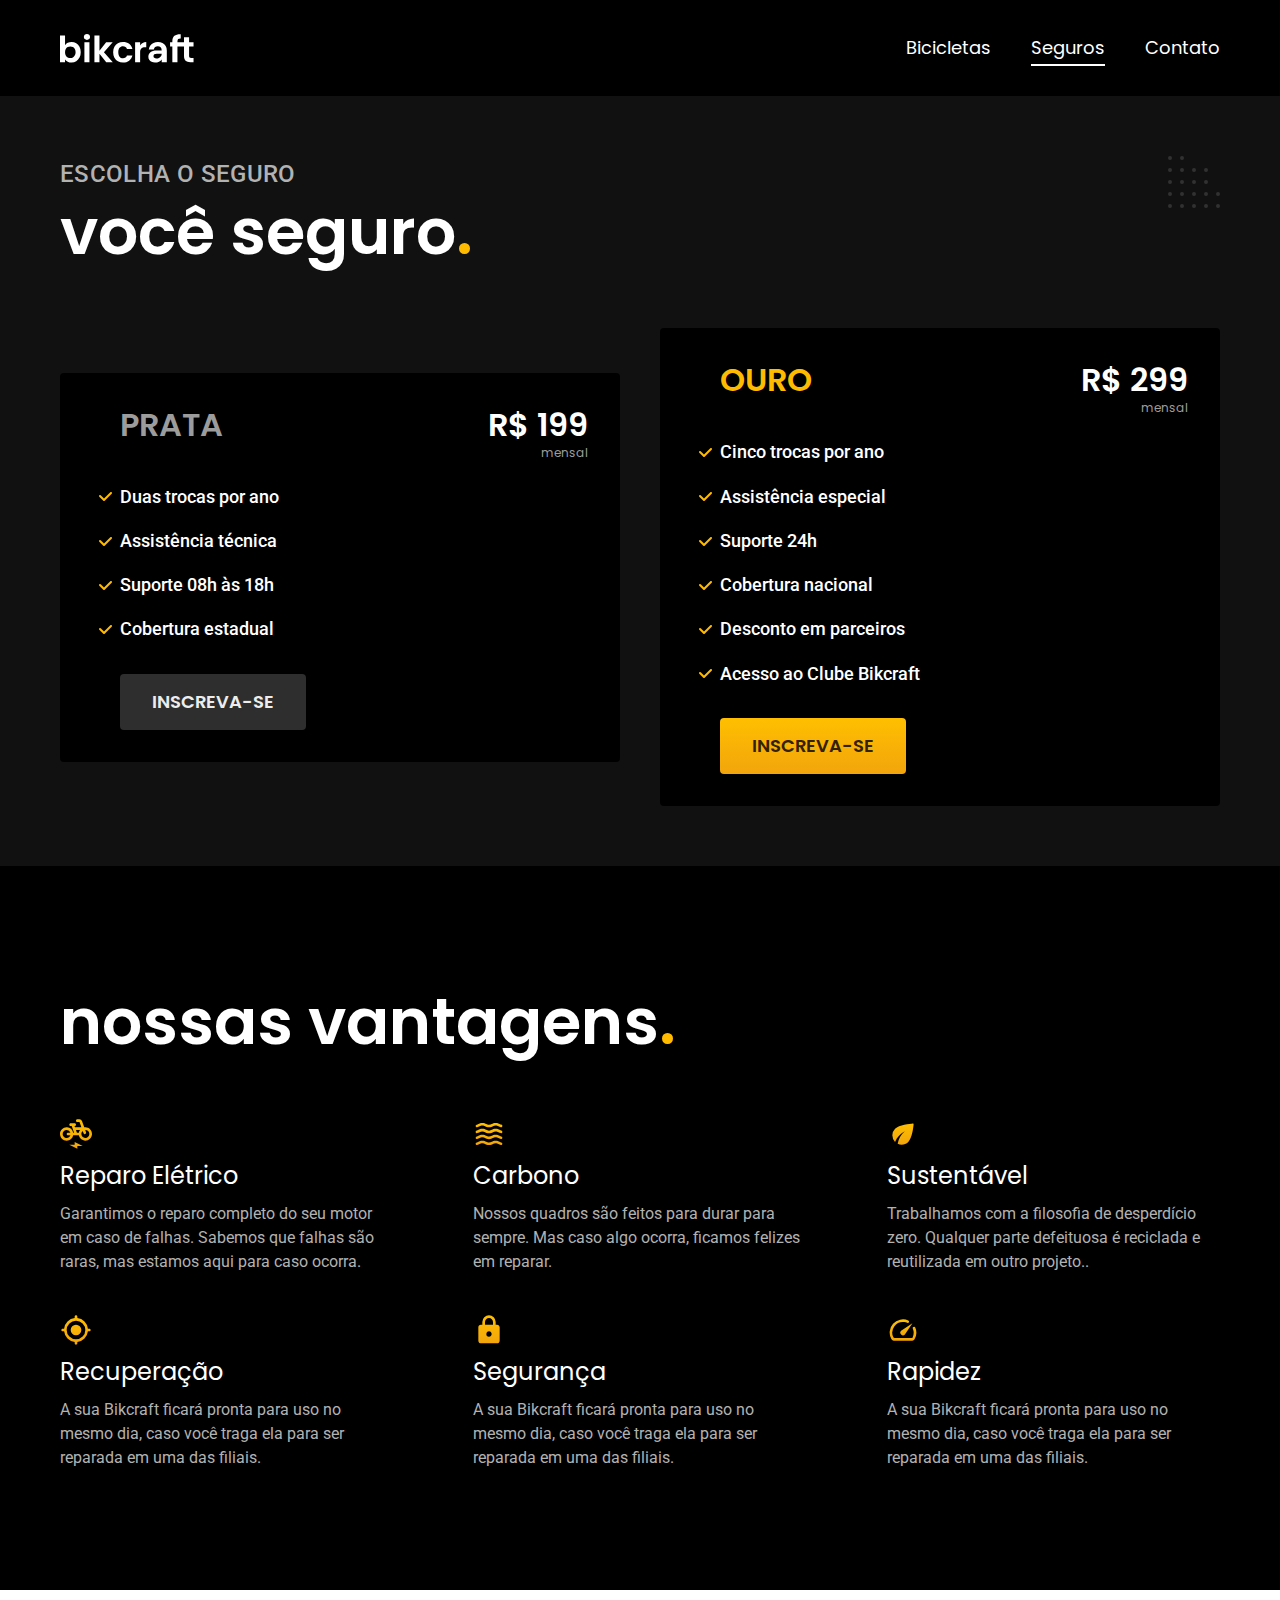
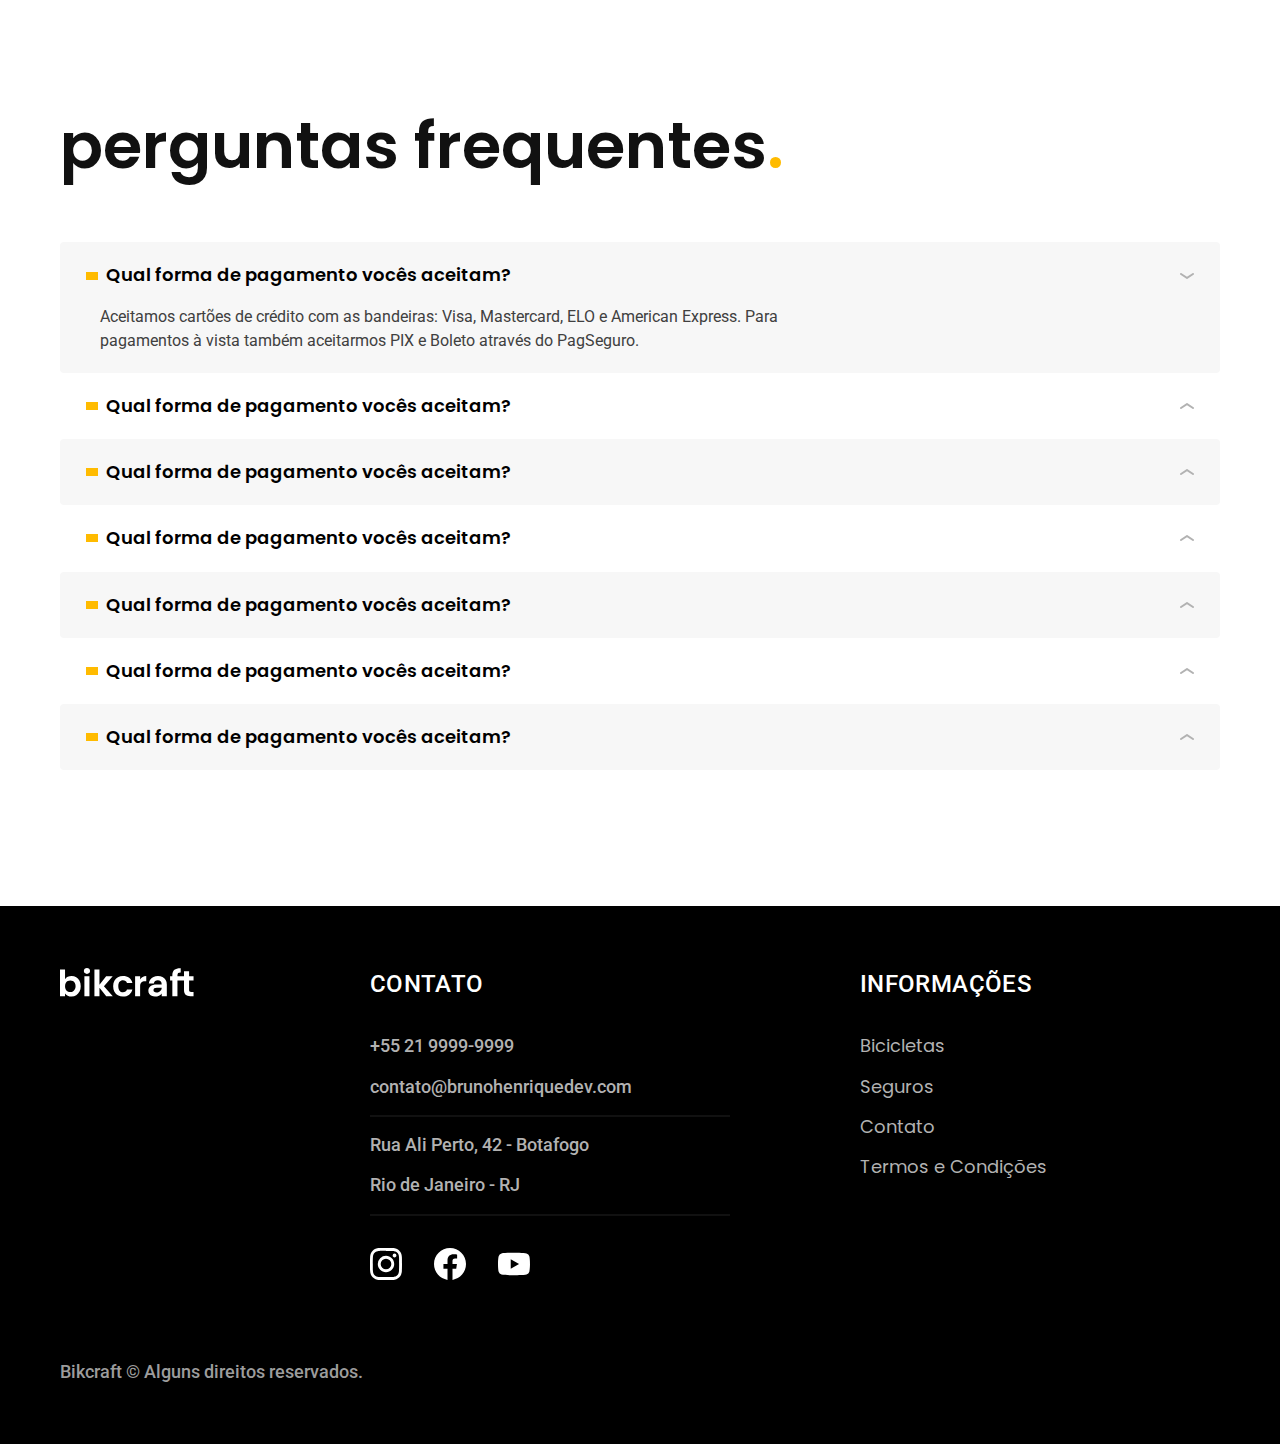
<file: seguros.html>
<!DOCTYPE html>
<html lang="pt-br">

<head>
  <meta charset="UTF-8">
  <meta name="viewport" content="width=device-width, initial-scale=1.0">
  <title>Seguros | Bikcraft</title>
  <meta name="description" content="Seguros">
  <link rel="icon" href="./favicon.svg" type="image/svg+xml">
  <link rel="preload" href="./css/style.min.css" as="style">
  <link rel="stylesheet" href="./css/style.min.css">
  <link rel="preconnect" href="https://fonts.googleapis.com">
  <link rel="preconnect" href="https://fonts.gstatic.com" crossorigin>
  <link href="https://fonts.googleapis.com/css2?family=Merriweather:ital,wght@1,900&family=Poppins:wght@400;600&family=Roboto:wght@400;500&display=swap" rel="stylesheet">
  <script>document.documentElement.classList.add("js")</script>
</head>

<body id="seguros">
  <header class="header-bg">
    <div class="header container">
      <a href="./">
        <img src="./img/bikcraft.svg" alt="Bikcraft">
      </a>

      <nav aria-label="primaria">
        <ul class="header-menu font-1-m cor-0">
          <li><a href="./bicicletas.html">Bicicletas</a></li>
          <li><a href="./seguros.html">Seguros</a></li>
          <li><a href="./contato.html">Contato</a></li>
        </ul>
      </nav>
    </div>
  </header>
  <main class="seguros-bg">
    <div class="titulo-bg">
      <div class="titulo container">
        <p class="font-2-l-b cor-5">escolha o seguro</p>
        <h1 class="font-1-xxl cor-0">você seguro<span class="cor-p1">.</span></h1>
      </div>
    </div>
    <div class="seguros container">
      <div class="seguros-item fadeInLeft" data-anime="400">
        <h3 class="font-1-xl cor-6">PRATA</h3>
        <span class="font-1-xl cor-0">R$ 199 <span class="font-1-xs cor-6">mensal</span></span>
        <ul class="font-2-m cor-0">
          <li>Duas trocas por ano</li>
          <li>Assistência técnica</li>
          <li>Suporte 08h às 18h</li>
          <li>Cobertura estadual</li>
        </ul>
        <a class="botao secundario" href="./orcamento.html?tipo=seguro&produto=prata">Inscreva-se</a>
      </div>

      <div class="seguros-item fadeInRight" data-anime="400">
        <h3 class="font-1-xl cor-p1">OURO</h3>
        <span class="font-1-xl cor-0">R$ 299 <span class="font-1-xs cor-6">mensal</span></span>
        <ul class="font-2-m cor-0">
          <li>Cinco trocas por ano</li>
          <li>Assistência especial</li>
          <li>Suporte 24h</li>
          <li>Cobertura nacional</li>
          <li>Desconto em parceiros</li>
          <li>Acesso ao Clube Bikcraft</li>
        </ul>
        <a class="botao" href="./orcamento.html?tipo=seguro&produto=ouro">Inscreva-se</a>
      </div>
    </div>
  </main>
  <article class="vantagens-bg">
    <div class="vantagens container">
      <h2 class="font-1-xxl cor-0">nossas vantagens<span class="cor-p1">.</span></h2>
      <ul>
        <li>
          <img src="./img/icones/eletrica.svg" alt="">
          <h3 class="font-1-l cor-0">Reparo Elétrico</h3>
          <p class="font-2-s cor-5">Garantimos o reparo completo do seu motor em caso de falhas. Sabemos que falhas são raras, mas estamos aqui para caso ocorra.</p>
        </li>
        <li>
          <img src="./img/icones/carbono.svg" alt="">
          <h3 class="font-1-l cor-0">Carbono</h3>
          <p class="font-2-s cor-5">Nossos quadros são feitos para durar para sempre. Mas caso algo ocorra, ficamos felizes em reparar.</p>
        </li>
        <li>
          <img src="./img/icones/sustentavel.svg" alt="">
          <h3 class="font-1-l cor-0">Sustentável</h3>
          <p class="font-2-s cor-5">Trabalhamos com a filosofia de desperdício zero. Qualquer parte defeituosa é reciclada e reutilizada em outro projeto..</p>
        </li>
        <li>
          <img src="./img/icones/rastreador.svg" alt="">
          <h3 class="font-1-l cor-0">Recuperação</h3>
          <p class="font-2-s cor-5">A sua Bikcraft ficará pronta para uso no mesmo dia, caso você traga ela para ser reparada em uma das filiais.</p>
        </li>
        <li>
          <img src="./img/icones/seguro.svg" alt="">
          <h3 class="font-1-l cor-0">Segurança</h3>
          <p class="font-2-s cor-5">A sua Bikcraft ficará pronta para uso no mesmo dia, caso você traga ela para ser reparada em uma das filiais.</p>
        </li>
        <li>
          <img src="./img/icones/velocidade.svg" alt="">
          <h3 class="font-1-l cor-0">Rapidez</h3>
          <p class="font-2-s cor-5">A sua Bikcraft ficará pronta para uso no mesmo dia, caso você traga ela para ser reparada em uma das filiais.</p>
        </li>
      </ul>
    </div>
  </article>
  <article class="perguntas container">
    <h2 class="font-1-xxl">perguntas frequentes<span class="cor-p1">.</span></h2>
    <dl>
      <div>
        <dt><button class="font-1-m-b" aria-controls="pergunta1" aria-expanded="true">Qual forma de pagamento vocês aceitam?</button></dt>
        <dd id="pergunta1" class="font-2-s cor-9 ativa">Aceitamos cartões de crédito com as bandeiras: Visa, Mastercard, ELO e American Express. Para pagamentos à vista também aceitarmos PIX e Boleto através do PagSeguro.</dd>
      </div>
      <div>
        <dt><button class="font-1-m-b" aria-controls="pergunta2" aria-expanded="false">Qual forma de pagamento vocês aceitam?</button></dt>
        <dd id="pergunta2" class="font-2-s cor-9">Aceitamos cartões de crédito com as bandeiras: Visa, Mastercard, ELO e American Express. Para pagamentos à vista também aceitarmos PIX e Boleto através do PagSeguro.</dd>
      </div>
      <div>
        <dt><button class="font-1-m-b" aria-controls="pergunta3" aria-expanded="false">Qual forma de pagamento vocês aceitam?</button></dt>
        <dd id="pergunta3" class="font-2-s cor-9">Aceitamos cartões de crédito com as bandeiras: Visa, Mastercard, ELO e American Express. Para pagamentos à vista também aceitarmos PIX e Boleto através do PagSeguro.</dd>
      </div>
      <div>
        <dt><button class="font-1-m-b" aria-controls="pergunta4" aria-expanded="false">Qual forma de pagamento vocês aceitam?</button></dt>
        <dd id="pergunta4" class="font-2-s cor-9">Aceitamos cartões de crédito com as bandeiras: Visa, Mastercard, ELO e American Express. Para pagamentos à vista também aceitarmos PIX e Boleto através do PagSeguro.</dd>
      </div>
      <div>
        <dt><button class="font-1-m-b" aria-controls="pergunta5" aria-expanded="false">Qual forma de pagamento vocês aceitam?</button></dt>
        <dd id="pergunta5" class="font-2-s cor-9">Aceitamos cartões de crédito com as bandeiras: Visa, Mastercard, ELO e American Express. Para pagamentos à vista também aceitarmos PIX e Boleto através do PagSeguro.</dd>
      </div>
      <div>
        <dt><button class="font-1-m-b" aria-controls="pergunta6" aria-expanded="false">Qual forma de pagamento vocês aceitam?</button></dt>
        <dd id="pergunta6" class="font-2-s cor-9">Aceitamos cartões de crédito com as bandeiras: Visa, Mastercard, ELO e American Express. Para pagamentos à vista também aceitarmos PIX e Boleto através do PagSeguro.</dd>
      </div>
      <div>
        <dt><button class="font-1-m-b" aria-controls="pergunta7" aria-expanded="false">Qual forma de pagamento vocês aceitam?</button></dt>
        <dd id="pergunta6" class="font-2-s cor-9">Aceitamos cartões de crédito com as bandeiras: Visa, Mastercard, ELO e American Express. Para pagamentos à vista também aceitarmos PIX e Boleto através do PagSeguro.</dd>
      </div>
    </dl>
  </article>
  <footer class="footer-bg">
    <div class="footer container">
      <img src="./img/bikcraft.svg" alt="Bikcraft">
      <div class="footer-contato">
        <h3 class="font-2-l-b cor-0">Contato</h3>
        <ul class="font-2-m cor-5">
          <li><a href="tel:+552199999999">+55 21 9999-9999</a></li>
          <li><a href="mailto:contato@brunohenriquedev.com">contato@brunohenriquedev.com</a></li>
          <li>Rua Ali Perto, 42 - Botafogo</li>
          <li>Rio de Janeiro - RJ</li>
        </ul>
        <div class="footer-redes">
          <a href="./">
            <img src="./img/redes/instagram.svg" alt="Instagram">
          </a>
          <a href="./">
            <img src="./img/redes/facebook.svg" alt="Facebook">
          </a>
          <a href="./">
            <img src="./img/redes/youtube.svg" alt="Youtube">
          </a>
        </div>
      </div>
      <div class="footer-informacoes">
        <h3 class="font-2-l-b cor-0">Informações</h3>
        <nav>
          <ul class="font-1-m cor-5">
            <li><a href="./bicicletas.html">Bicicletas</a></li>
            <li><a href="./seguros.html">Seguros</a></li>
            <li><a href="./contato.html">Contato</a></li>
            <li><a href="./termos.html">Termos e Condições</a></li>
          </ul>
        </nav>
      </div>
      <p class="footer-copy font-2-m cor-6">Bikcraft © Alguns direitos reservados.</p>
    </div>
  </footer>
  <script src="./js/plugins/simple-anime.js"></script>
  <script src="./js/script.js"></script>
</body>

</html>
</file>
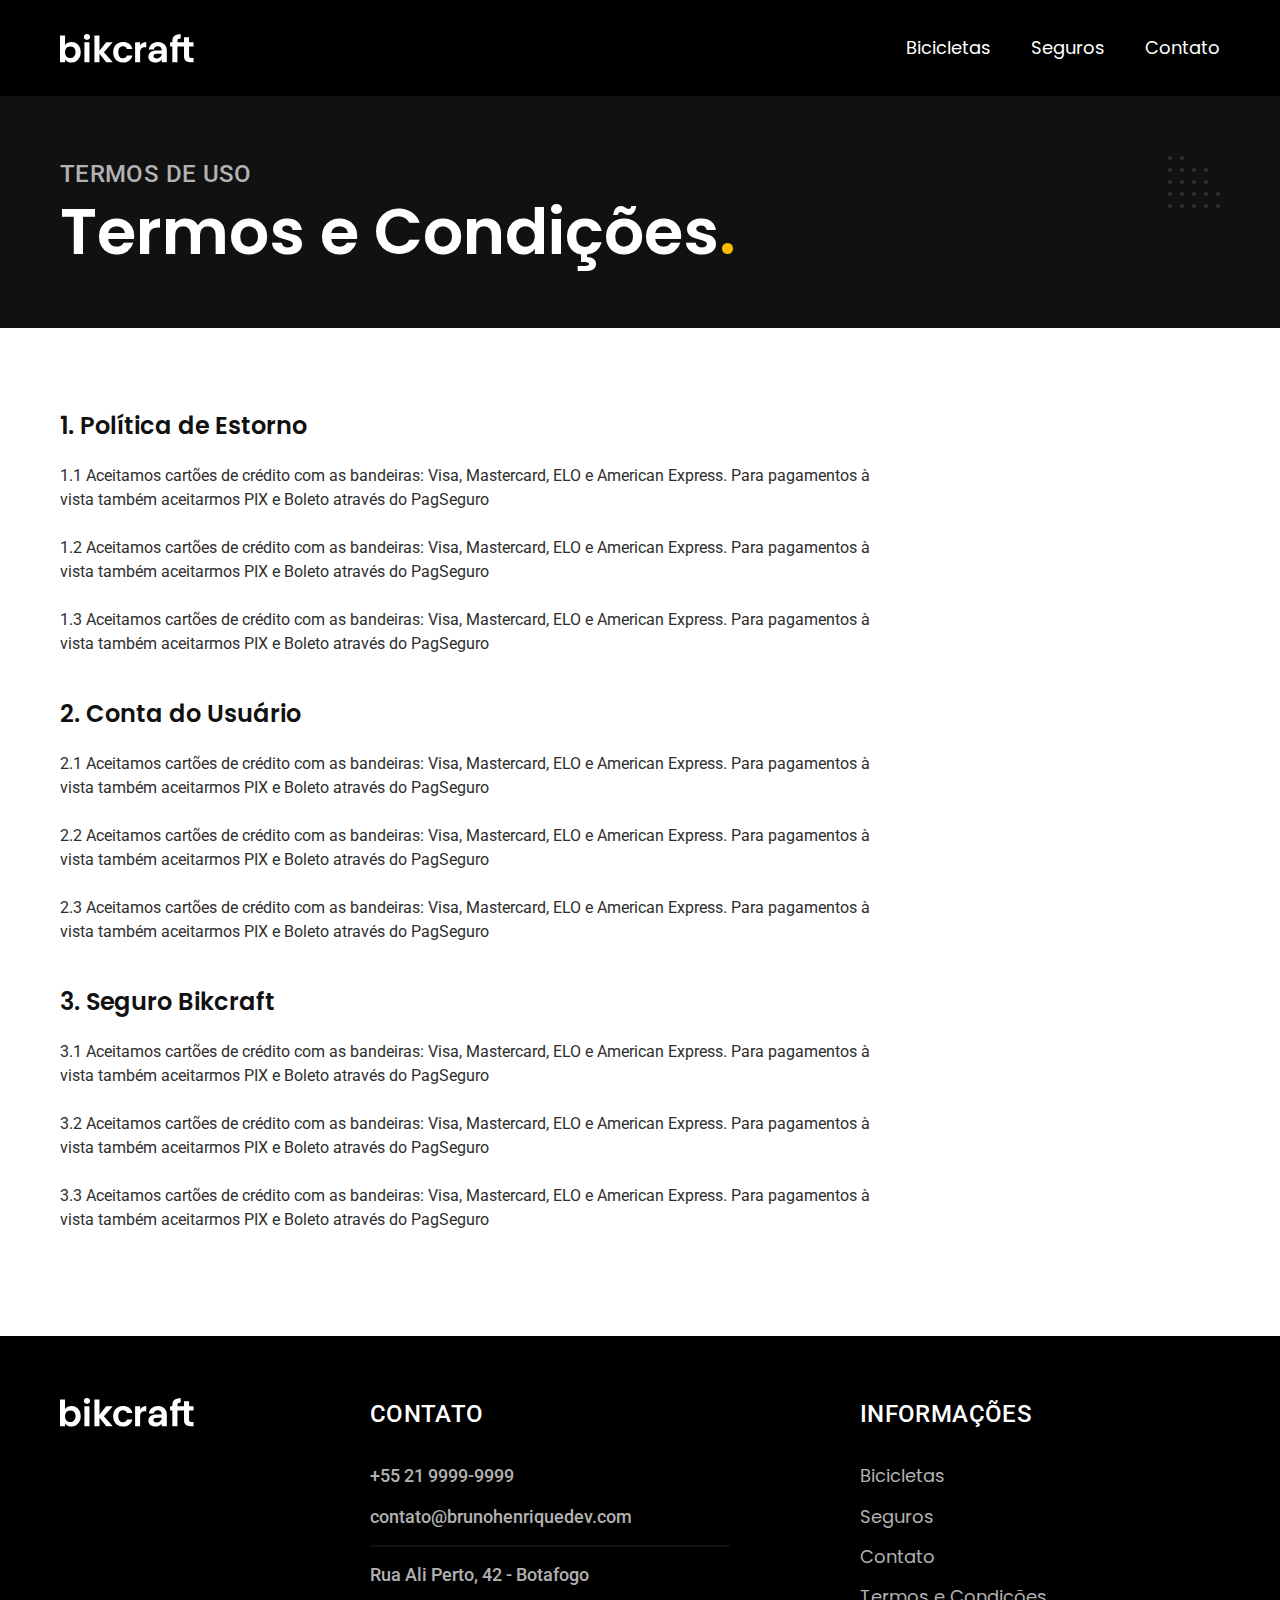
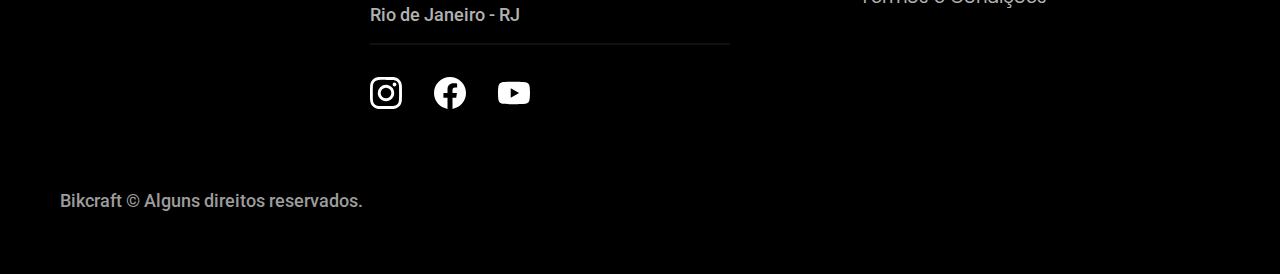
<file: termos.html>
<!DOCTYPE html>
<html lang="pt-br">

<head>
  <meta charset="UTF-8">
  <meta name="viewport" content="width=device-width, initial-scale=1.0">
  <title>Termos e Condições | Bikcraft</title>
  <meta name="description" content="Termos e condições">
  <link rel="icon" href="./favicon.svg" type="image/svg+xml">
  <link rel="preload" href="./css/style.min.css" as="style">
  <link rel="stylesheet" href="./css/style.min.css">
  <link rel="preconnect" href="https://fonts.googleapis.com">
  <link rel="preconnect" href="https://fonts.gstatic.com" crossorigin>
  <link href="https://fonts.googleapis.com/css2?family=Merriweather:ital,wght@1,900&family=Poppins:wght@400;600&family=Roboto:wght@400;500&display=swap" rel="stylesheet">
  <script>document.documentElement.classList.add("js")</script>
</head>

<body id="termos">
  <header class="header-bg">
    <div class="header container">
      <a href="./">
        <img src="./img/bikcraft.svg" alt="Bikcraft">
      </a>

      <nav aria-label="primaria">
        <ul class="header-menu font-1-m cor-0">
          <li><a href="./bicicletas.html">Bicicletas</a></li>
          <li><a href="./seguros.html">Seguros</a></li>
          <li><a href="./contato.html">Contato</a></li>
        </ul>
      </nav>
    </div>
  </header>
  <main>
    <div class="titulo-bg">
      <div class="titulo container">
        <p class="font-2-l-b cor-5">Termos de uso</p>
        <h1 class="font-1-xxl cor-0">Termos e Condições<span class="cor-p1">.</span></h1>
      </div>
    </div>
    <div class="termos font-2-s cor-10 container">
      <h2 class="font-1-l cor-11">1. Política de Estorno</h2>
      <p>1.1 Aceitamos cartões de crédito com as bandeiras: Visa, Mastercard, ELO e American Express. Para pagamentos à vista também aceitarmos PIX e Boleto através do PagSeguro</p>
      <p>1.2 Aceitamos cartões de crédito com as bandeiras: Visa, Mastercard, ELO e American Express. Para pagamentos à vista também aceitarmos PIX e Boleto através do PagSeguro</p>
      <p>1.3 Aceitamos cartões de crédito com as bandeiras: Visa, Mastercard, ELO e American Express. Para pagamentos à vista também aceitarmos PIX e Boleto através do PagSeguro</p>
      <h2 class="font-1-l cor-11">2. Conta do Usuário</h2>
      <p>2.1 Aceitamos cartões de crédito com as bandeiras: Visa, Mastercard, ELO e American Express. Para pagamentos à vista também aceitarmos PIX e Boleto através do PagSeguro</p>
      <p>2.2 Aceitamos cartões de crédito com as bandeiras: Visa, Mastercard, ELO e American Express. Para pagamentos à vista também aceitarmos PIX e Boleto através do PagSeguro</p>
      <p>2.3 Aceitamos cartões de crédito com as bandeiras: Visa, Mastercard, ELO e American Express. Para pagamentos à vista também aceitarmos PIX e Boleto através do PagSeguro</p>
      <h2 class="font-1-l cor-11">3. Seguro Bikcraft</h2>
      <p>3.1 Aceitamos cartões de crédito com as bandeiras: Visa, Mastercard, ELO e American Express. Para pagamentos à vista também aceitarmos PIX e Boleto através do PagSeguro</p>
      <p>3.2 Aceitamos cartões de crédito com as bandeiras: Visa, Mastercard, ELO e American Express. Para pagamentos à vista também aceitarmos PIX e Boleto através do PagSeguro</p>
      <p>3.3 Aceitamos cartões de crédito com as bandeiras: Visa, Mastercard, ELO e American Express. Para pagamentos à vista também aceitarmos PIX e Boleto através do PagSeguro</p>
    </div>
  </main>
  <footer class="footer-bg">
    <div class="footer container">
      <img src="./img/bikcraft.svg" alt="Bikcraft">
      <div class="footer-contato">
        <h3 class="font-2-l-b cor-0">Contato</h3>
        <ul class="font-2-m cor-5">
          <li><a href="tel:+552199999999">+55 21 9999-9999</a></li>
          <li><a href="mailto:contato@brunohenriquedev.com">contato@brunohenriquedev.com</a></li>
          <li>Rua Ali Perto, 42 - Botafogo</li>
          <li>Rio de Janeiro - RJ</li>
        </ul>
        <div class="footer-redes">
          <a href="./">
            <img src="./img/redes/instagram.svg" alt="Instagram">
          </a>
          <a href="./">
            <img src="./img/redes/facebook.svg" alt="Facebook">
          </a>
          <a href="./">
            <img src="./img/redes/youtube.svg" alt="Youtube">
          </a>
        </div>
      </div>
      <div class="footer-informacoes">
        <h3 class="font-2-l-b cor-0">Informações</h3>
        <nav>
          <ul class="font-1-m cor-5">
            <li><a href="./bicicletas.html">Bicicletas</a></li>
            <li><a href="./seguros.html">Seguros</a></li>
            <li><a href="./contato.html">Contato</a></li>
            <li><a href="./termos.html">Termos e Condições</a></li>
          </ul>
        </nav>
      </div>
      <p class="footer-copy font-2-m cor-6">Bikcraft © Alguns direitos reservados.</p>
    </div>
  </footer>
  <script src="./js/script.js"></script>
</body>

</html>
</file>
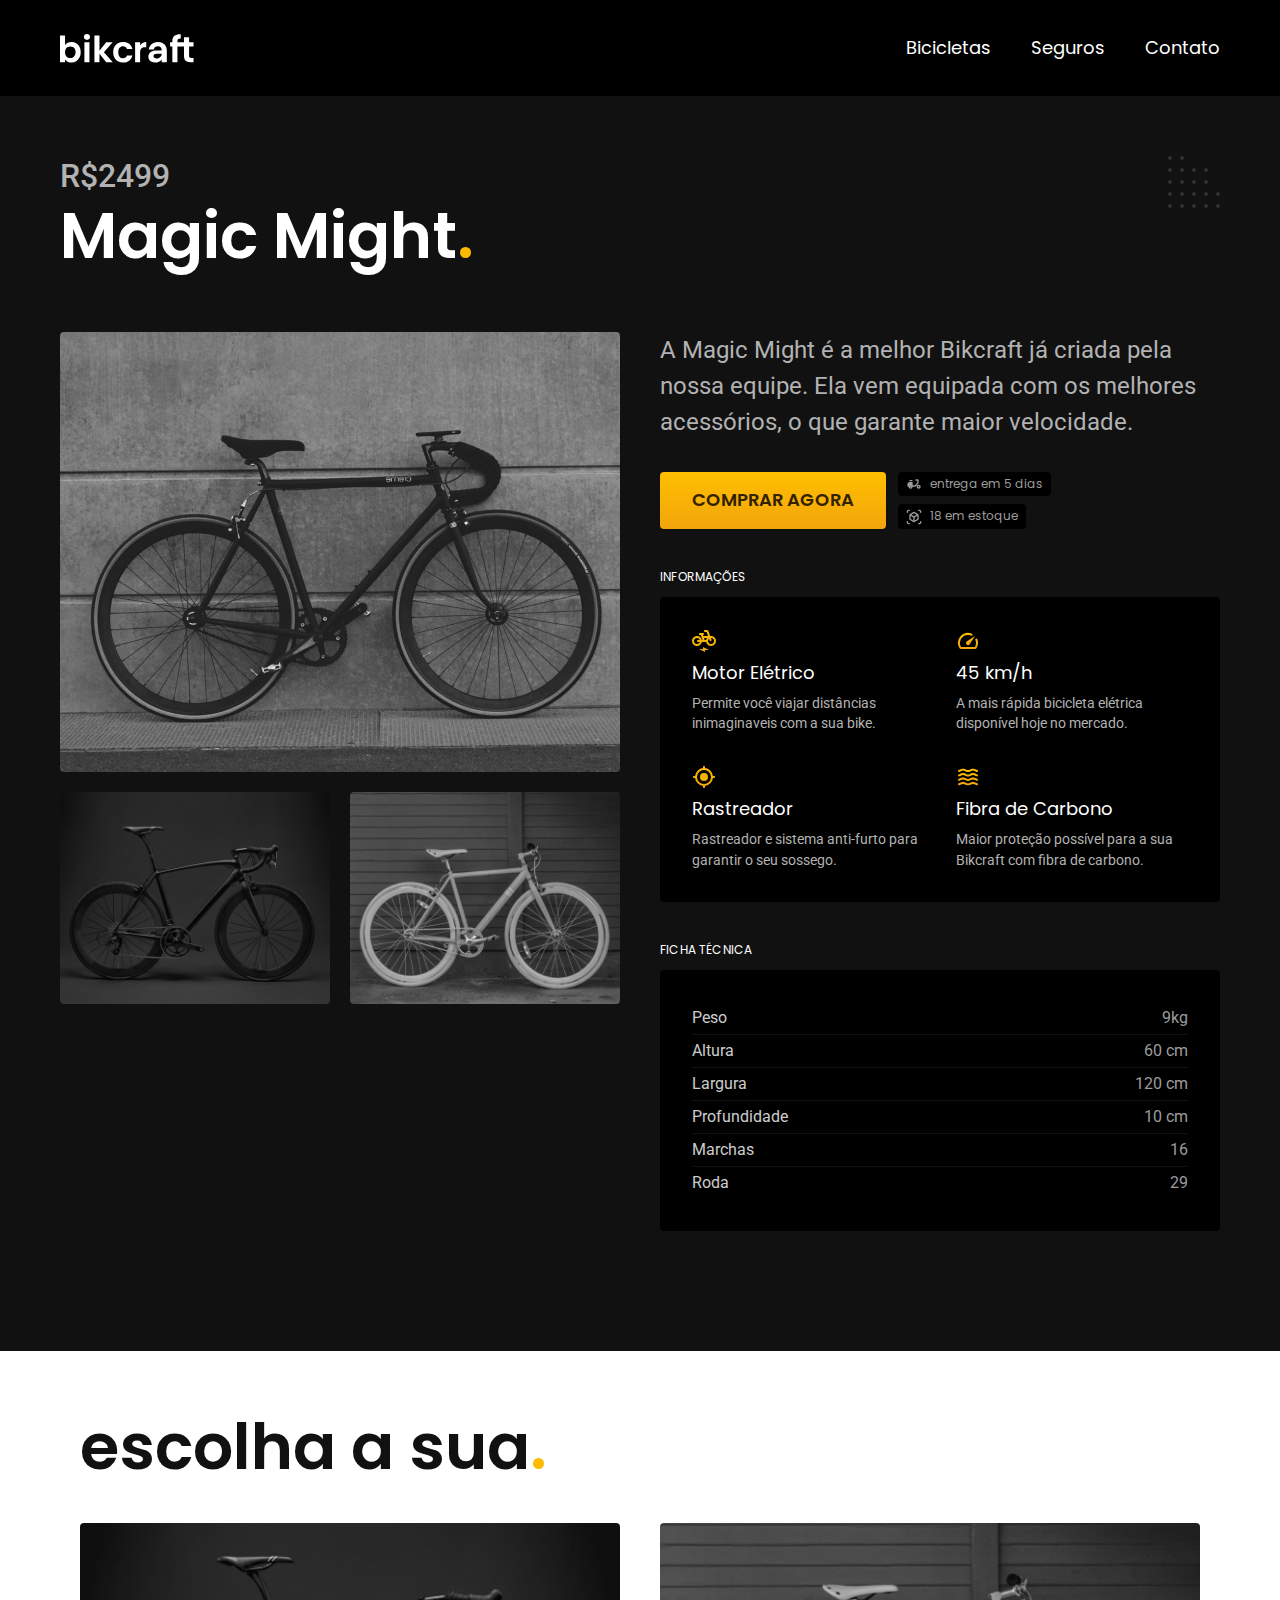
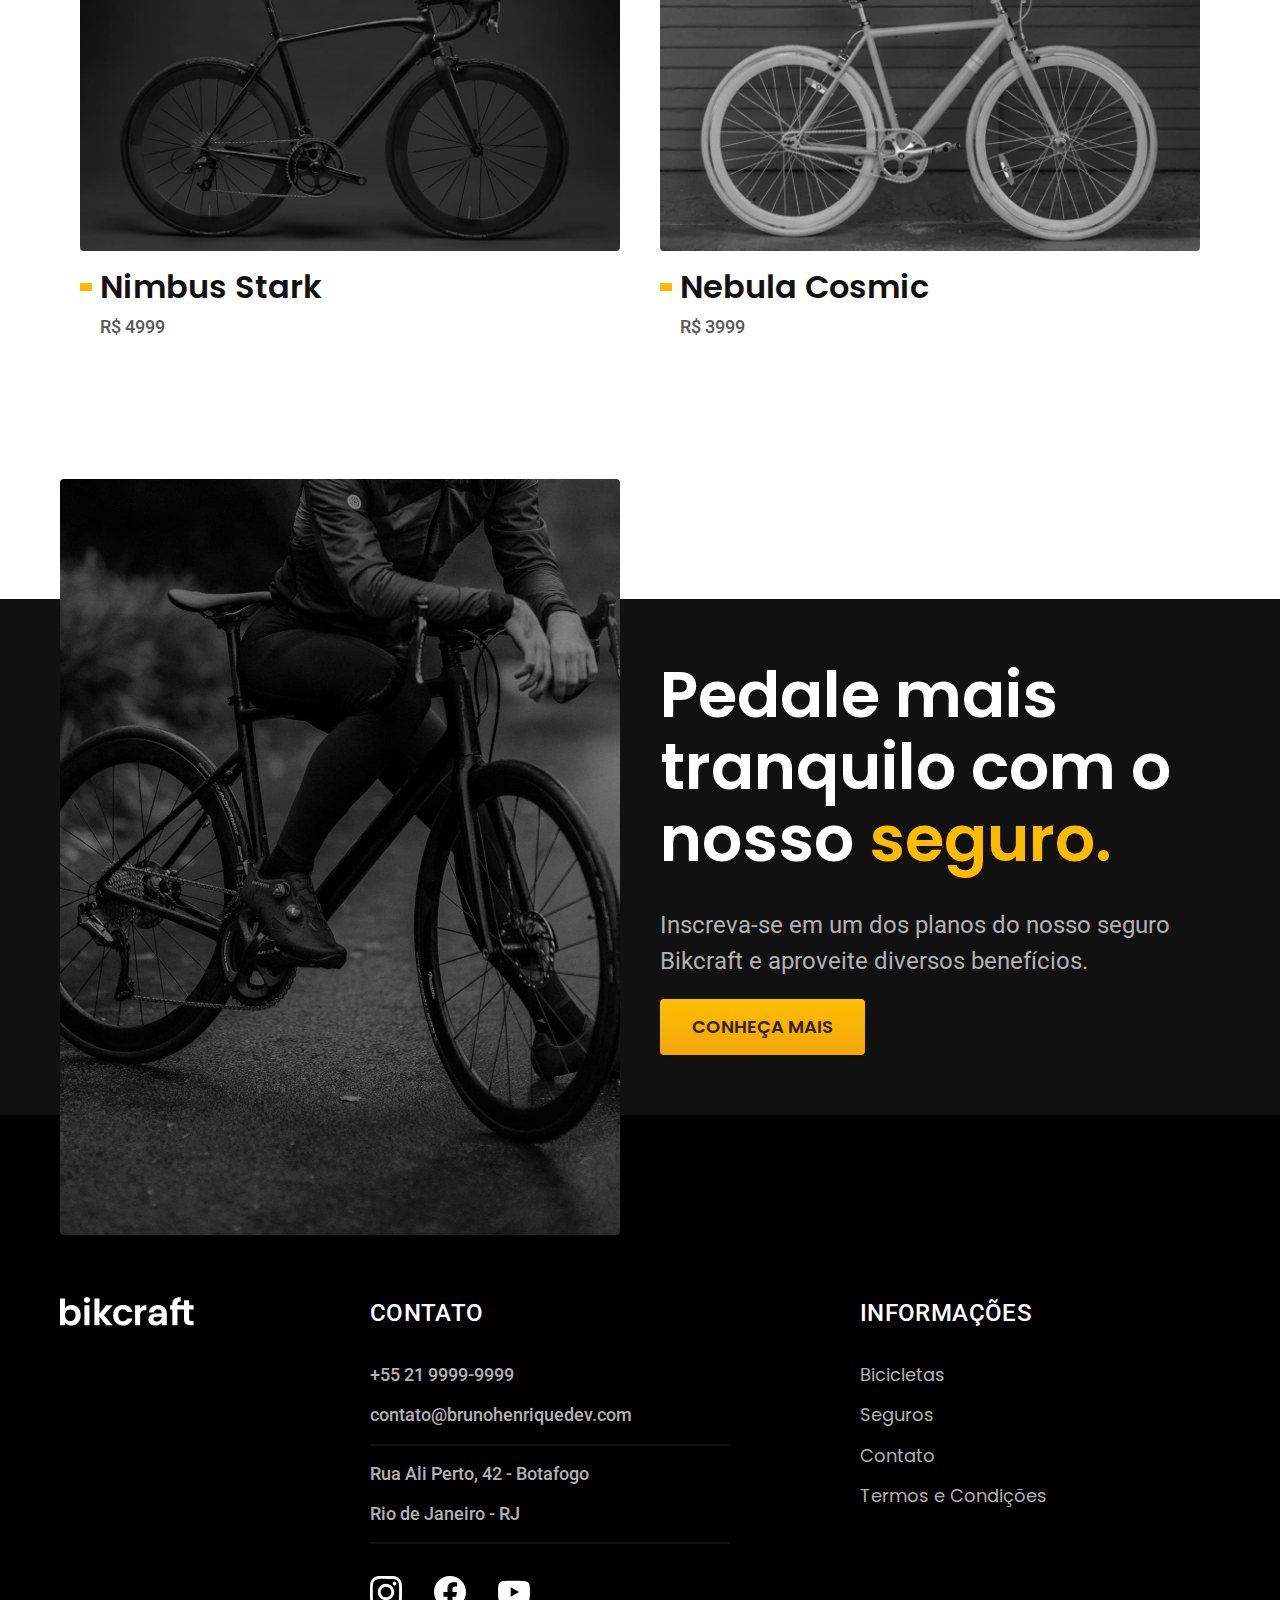
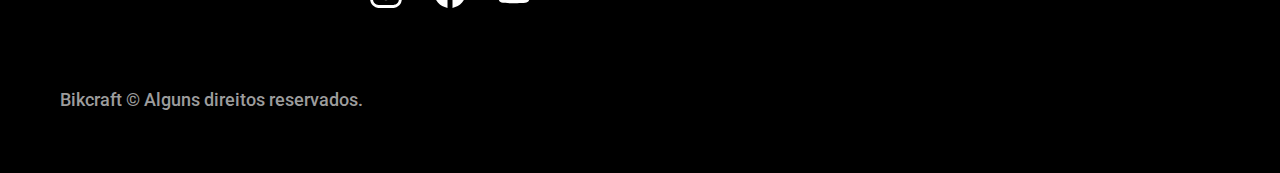
<file: bicicletas/magic.html>
<!DOCTYPE html>
<html lang="pt-br">

<head>
  <meta charset="UTF-8">
  <meta name="viewport" content="width=device-width, initial-scale=1.0">
  <title>Magic | Bikcraft</title>
  <meta name="description" content="Magic">
  <link rel="icon" href="../favicon.svg" type="image/svg+xml">
  <link rel="preload" href="../css/style.min.css" as="style">
  <link rel="stylesheet" href="../css/style.min.css">
  <link rel="preconnect" href="https://fonts.googleapis.com">
  <link rel="preconnect" href="https://fonts.gstatic.com" crossorigin>
  <link href="https://fonts.googleapis.com/css2?family=Merriweather:ital,wght@1,900&family=Poppins:wght@400;600&family=Roboto:wght@400;500&display=swap" rel="stylesheet">
  <script>document.documentElement.classList.add("js")</script>
</head>

<body id="bicicleta">
  <header class="header-bg">
    <div class="header container">
      <a href="../">
        <img src="../img/bikcraft.svg" alt="Bikcraft">
      </a>

      <nav aria-label="primaria">
        <ul class="header-menu font-1-m cor-0">
          <li><a href="../bicicletas.html">Bicicletas</a></li>
          <li><a href="../seguros.html">Seguros</a></li>
          <li><a href="../contato.html">Contato</a></li>
        </ul>
      </nav>
    </div>
  </header>
  <main class="titulo-bg">
    <div>
      <div class="titulo container">
        <p class="font-2-xl cor-5">R$2499</p>
        <h1 class="font-1-xxl cor-0">Magic Might<span class="cor-p1">.</span></h1>
      </div>
    </div>
    <div class="bicicleta container">
      <div class="bicicleta-imagens">
        <img src="../img/bicicleta/nimbus2.jpg" alt="">
        <img src="../img/bicicleta/nimbus1.jpg" alt="">
        <img src="../img/bicicleta/nimbus3.jpg" alt="">
      </div>
      <div class="bicicleta-conteudo">
        <p class="font-2-l cor-5">A Magic Might é a melhor Bikcraft já criada pela nossa equipe. Ela vem equipada com os melhores acessórios, o que garante maior velocidade.</p>
        <div class="bicicleta-comprar">
          <a class="botao" href="../orcamento.html?tipo=bikcraft&produto=magic">Comprar Agora</a>
          <span class="font-1-xs cor-6"><img src="../img/icones/entrega.svg" alt=""> entrega em 5 dias</span>
          <span class="font-1-xs cor-6"><img src="../img/icones/estoque.svg" alt=""> 18 em estoque</span>
        </div>
        <h2 class="font-1-xs cor-0">Informações</h2>
        <ul class="bicicleta-informacoes">
          <li>
            <img src="../img/icones/eletrica.svg" alt="">
            <h3 class="font-1-m cor-0">Motor Elétrico</h3>
            <p class="font-2-xs cor-5">Permite você viajar distâncias inimaginaveis com a sua bike.</p>
          </li>
          <li>
            <img src="../img/icones/velocidade.svg" alt="">
            <h3 class="font-1-m cor-0">45 km/h</h3>
            <p class="font-2-xs cor-5">A mais rápida bicicleta elétrica disponível hoje no mercado.</p>
          </li>
          <li>
            <img src="../img/icones/rastreador.svg" alt="">
            <h3 class="font-1-m cor-0">Rastreador</h3>
            <p class="font-2-xs cor-5">Rastreador e sistema anti-furto para garantir o seu sossego.</p>
          </li>
          <li>
            <img src="../img/icones/carbono.svg" alt="">
            <h3 class="font-1-m cor-0">Fibra de Carbono</h3>
            <p class="font-2-xs cor-5">Maior proteção possível para a sua Bikcraft com fibra de carbono.</p>
          </li>
        </ul>
        <h2 class="font-1-xs cor-0">Ficha técnica</h2>
        <ul class="bicicleta-ficha font-2-s cor-4">
          <li>Peso <span>9kg</span></li>
          <li>Altura <span>60 cm</span></li>
          <li>Largura <span>120 cm</span></li>
          <li>Profundidade <span>10 cm</span></li>
          <li>Marchas <span>16</span></li>
          <li>Roda <span>29</span></li>
        </ul>
      </div>
    </div>
  </main>

  <article class="bicicletas-lista container">
    <h2 class="font-1-xxl container">escolha a sua<span class="cor-p1">.</span></h2>
    <ul>
      <li>
        <a href="../bicicletas/nimbus.html">
          <img src="../img/bicicletas/nimbus.jpg" alt="Bicicleta preta">
          <h3 class="font-1-xl">Nimbus Stark</h3>
          <span class="font-2-m cor-8">R$ 4999</span>
        </a>
      </li>
      <li>
        <a href="../bicicletas/nebula.html">
          <img src="../img/bicicletas/nebula.jpg" alt="Bicicleta preta">
          <h3 class="font-1-xl">Nebula Cosmic</h3>
          <span class="font-2-m cor-8">R$ 3999</span>
        </a>
      </li>
    </ul>
  </article>

  <article class="seguro-bg">
    <div class="seguro container">
      <div class="seguro-imagem">
        <img src="../img/fotos/seguros.jpg" alt="pessoa em uma bicicleta">
      </div>
      <div class="seguro-conteudo">
        <h2 class="font-1-xxl cor-0">Pedale mais tranquilo com o nosso <span class="cor-p1">seguro.</span></h2>
        <p class="font-2-l cor-5">Inscreva-se em um dos planos do nosso seguro Bikcraft e aproveite diversos benefícios.</p>
        <a class="botao" href="../seguros.html">Conheça Mais</a>
      </div>
    </div>
  </article>

  <footer class="footer-bg">
    <div class="footer container">
      <img src="../img/bikcraft.svg" alt="Bikcraft">
      <div class="footer-contato">
        <h3 class="font-2-l-b cor-0">Contato</h3>
        <ul class="font-2-m cor-5">
          <li><a href="tel:+552199999999">+55 21 9999-9999</a></li>
          <li><a href="mailto:contato@brunohenriquedev.com">contato@brunohenriquedev.com</a></li>
          <li>Rua Ali Perto, 42 - Botafogo</li>
          <li>Rio de Janeiro - RJ</li>
        </ul>
        <div class="footer-redes">
          <a href="../">
            <img src="../img/redes/instagram.svg" alt="Instagram">
          </a>
          <a href="../">
            <img src="../img/redes/facebook.svg" alt="Facebook">
          </a>
          <a href="../">
            <img src="../img/redes/youtube.svg" alt="Youtube">
          </a>
        </div>
      </div>
      <div class="footer-informacoes">
        <h3 class="font-2-l-b cor-0">Informações</h3>
        <nav>
          <ul class="font-1-m cor-5">
            <li><a href="../bicicletas.html">Bicicletas</a></li>
            <li><a href="../seguros.html">Seguros</a></li>
            <li><a href="../contato.html">Contato</a></li>
            <li><a href="../termos.html">Termos e Condições</a></li>
          </ul>
        </nav>
      </div>
      <p class="footer-copy font-2-m cor-6">Bikcraft © Alguns direitos reservados.</p>
    </div>
  </footer>
  <script src="../js/script.js"></script>
</body>

</html>
</file>
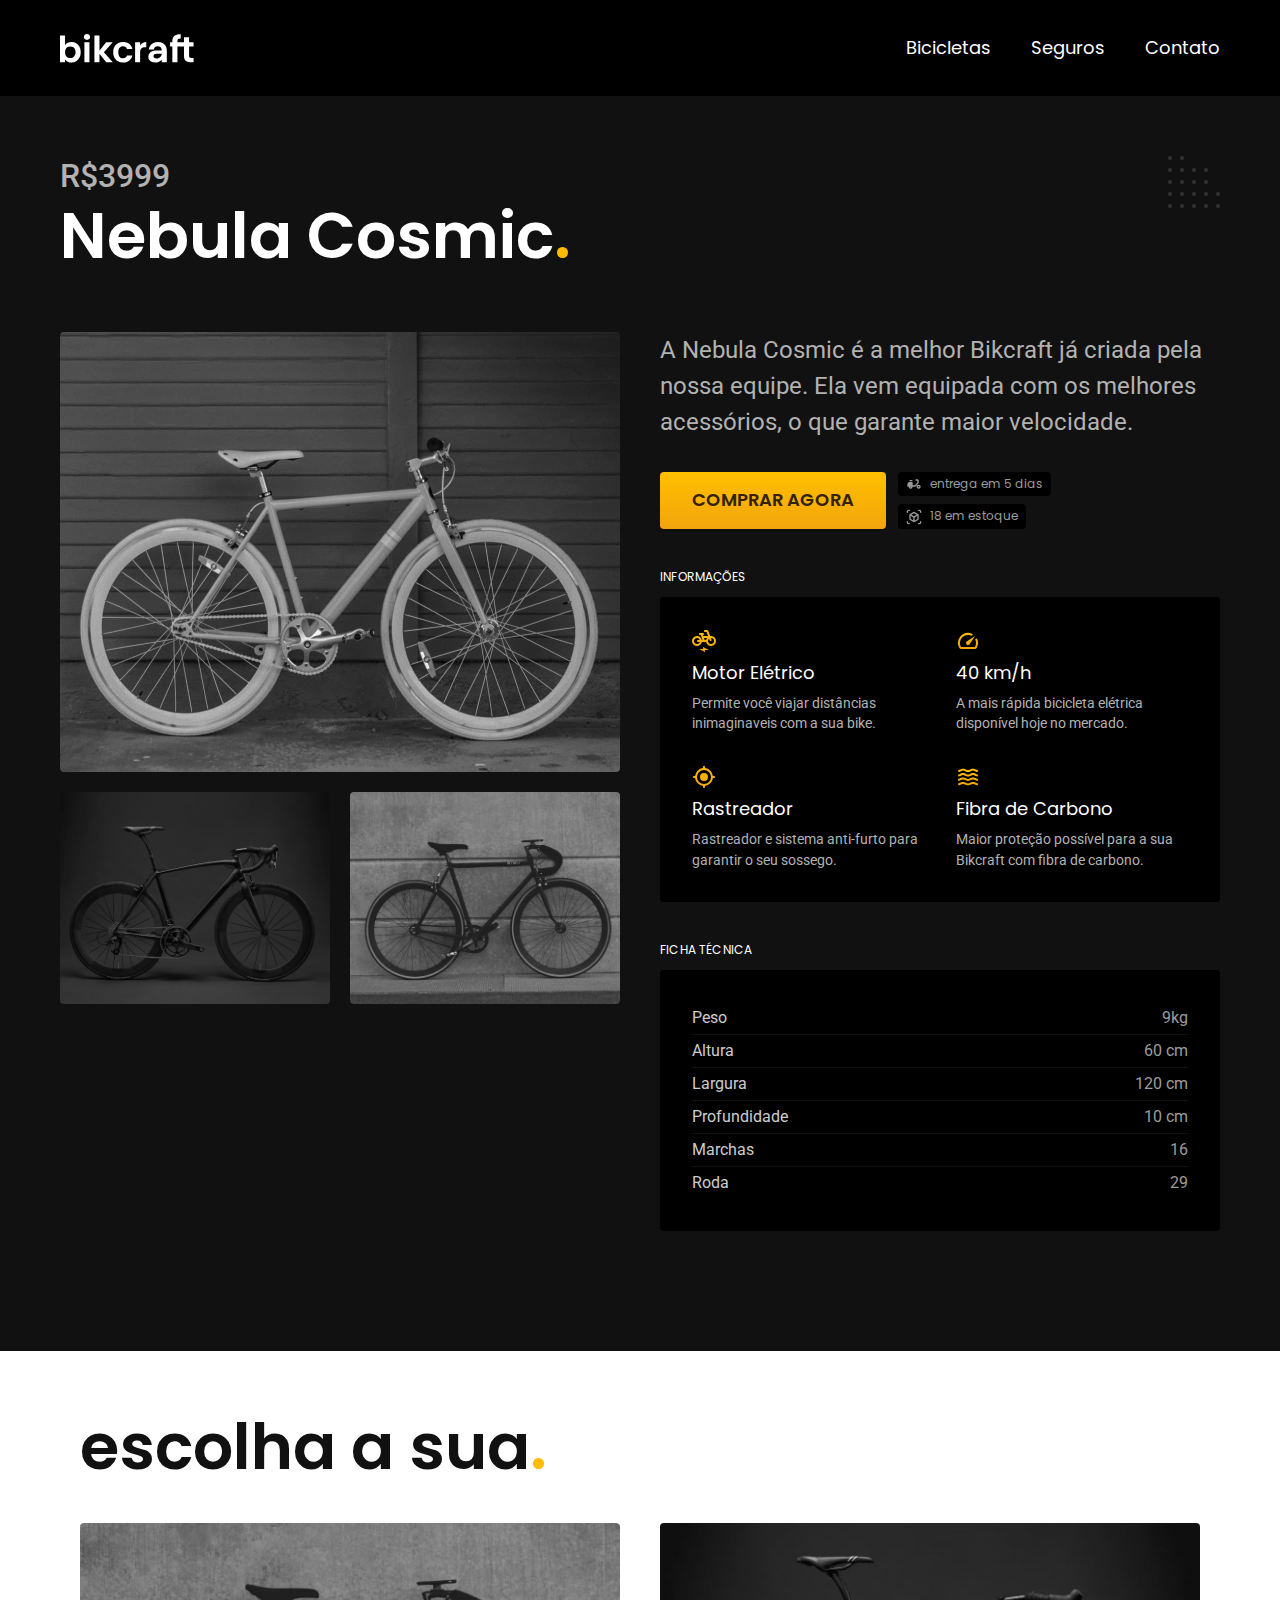
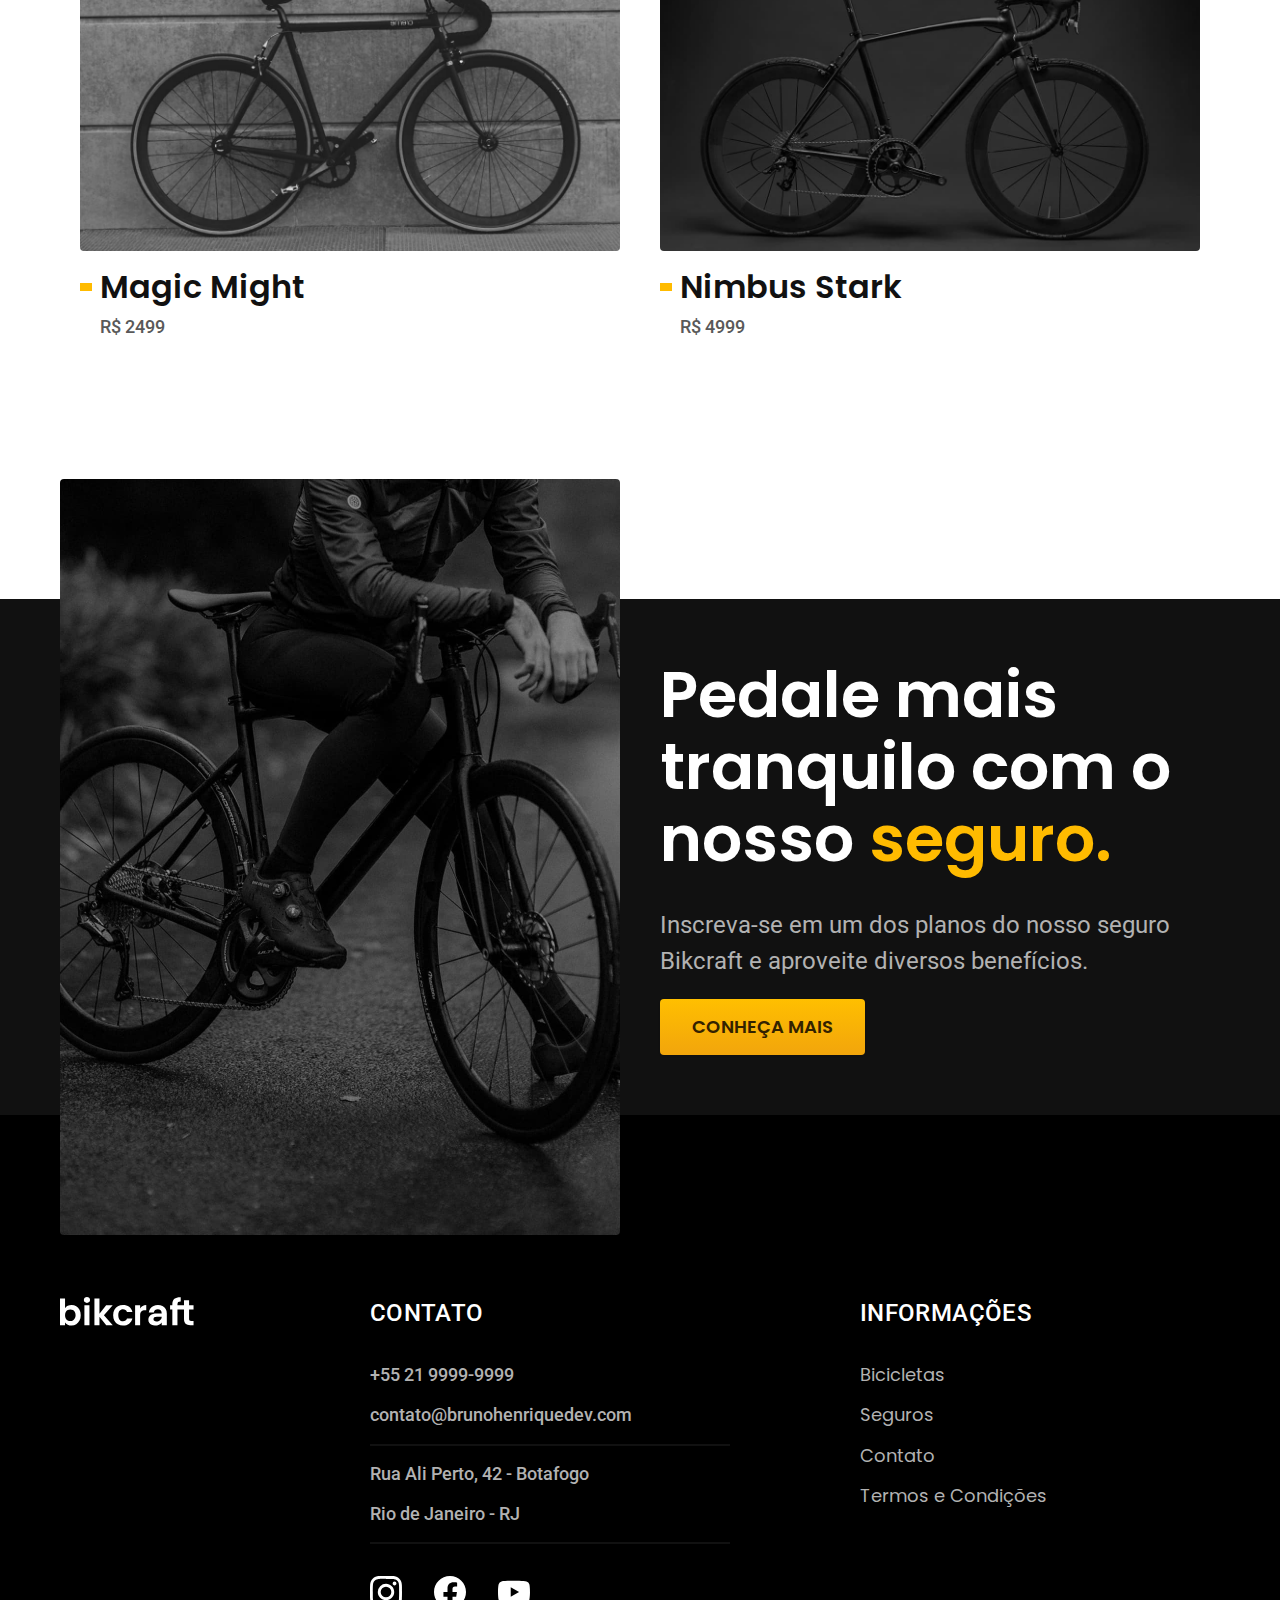
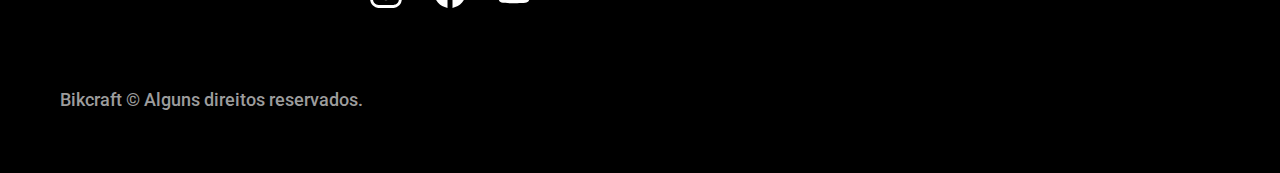
<file: bicicletas/nebula.html>
<!DOCTYPE html>
<html lang="pt-br">

<head>
  <meta charset="UTF-8">
  <meta name="viewport" content="width=device-width, initial-scale=1.0">
  <title>Nebula | Bikcraft</title>
  <meta name="description" content="Nebula">
  <link rel="icon" href="../favicon.svg" type="image/svg+xml">
  <link rel="preload" href="../css/style.min.css" as="style">
  <link rel="stylesheet" href="../css/style.min.css">
  <link rel="preconnect" href="https://fonts.googleapis.com">
  <link rel="preconnect" href="https://fonts.gstatic.com" crossorigin>
  <link href="https://fonts.googleapis.com/css2?family=Merriweather:ital,wght@1,900&family=Poppins:wght@400;600&family=Roboto:wght@400;500&display=swap" rel="stylesheet">
  <script>document.documentElement.classList.add("js")</script>
</head>

<body id="bicicleta">
  <header class="header-bg">
    <div class="header container">
      <a href="../">
        <img src="../img/bikcraft.svg" alt="Bikcraft">
      </a>

      <nav aria-label="primaria">
        <ul class="header-menu font-1-m cor-0">
          <li><a href="../bicicletas.html">Bicicletas</a></li>
          <li><a href="../seguros.html">Seguros</a></li>
          <li><a href="../contato.html">Contato</a></li>
        </ul>
      </nav>
    </div>
  </header>
  <main class="titulo-bg">
    <div>
      <div class="titulo container">
        <p class="font-2-xl cor-5">R$3999</p>
        <h1 class="font-1-xxl cor-0">Nebula Cosmic<span class="cor-p1">.</span></h1>
      </div>
    </div>
    <div class="bicicleta container">
      <div class="bicicleta-imagens">
        <img src="../img/bicicleta/nimbus3.jpg" alt="">
        <img src="../img/bicicleta/nimbus1.jpg" alt="">
        <img src="../img/bicicleta/nimbus2.jpg" alt="">
      </div>
      <div class="bicicleta-conteudo">
        <p class="font-2-l cor-5">A Nebula Cosmic é a melhor Bikcraft já criada pela nossa equipe. Ela vem equipada com os melhores acessórios, o que garante maior velocidade.</p>
        <div class="bicicleta-comprar">
          <a class="botao" href="../orcamento.html?tipo=bikcraft&produto=nebula">Comprar Agora</a>
          <span class="font-1-xs cor-6"><img src="../img/icones/entrega.svg" alt=""> entrega em 5 dias</span>
          <span class="font-1-xs cor-6"><img src="../img/icones/estoque.svg" alt=""> 18 em estoque</span>
        </div>
        <h2 class="font-1-xs cor-0">Informações</h2>
        <ul class="bicicleta-informacoes">
          <li>
            <img src="../img/icones/eletrica.svg" alt="">
            <h3 class="font-1-m cor-0">Motor Elétrico</h3>
            <p class="font-2-xs cor-5">Permite você viajar distâncias inimaginaveis com a sua bike.</p>
          </li>
          <li>
            <img src="../img/icones/velocidade.svg" alt="">
            <h3 class="font-1-m cor-0">40 km/h</h3>
            <p class="font-2-xs cor-5">A mais rápida bicicleta elétrica disponível hoje no mercado.</p>
          </li>
          <li>
            <img src="../img/icones/rastreador.svg" alt="">
            <h3 class="font-1-m cor-0">Rastreador</h3>
            <p class="font-2-xs cor-5">Rastreador e sistema anti-furto para garantir o seu sossego.</p>
          </li>
          <li>
            <img src="../img/icones/carbono.svg" alt="">
            <h3 class="font-1-m cor-0">Fibra de Carbono</h3>
            <p class="font-2-xs cor-5">Maior proteção possível para a sua Bikcraft com fibra de carbono.</p>
          </li>
        </ul>
        <h2 class="font-1-xs cor-0">Ficha técnica</h2>
        <ul class="bicicleta-ficha font-2-s cor-4">
          <li>Peso <span>9kg</span></li>
          <li>Altura <span>60 cm</span></li>
          <li>Largura <span>120 cm</span></li>
          <li>Profundidade <span>10 cm</span></li>
          <li>Marchas <span>16</span></li>
          <li>Roda <span>29</span></li>
        </ul>
      </div>
    </div>
  </main>

  <article class="bicicletas-lista container">
    <h2 class="font-1-xxl container">escolha a sua<span class="cor-p1">.</span></h2>
    <ul>
      <li>
        <a href="../bicicletas/magic.html">
          <img src="../img/bicicletas/magic.jpg" alt="Bicicleta preta">
          <h3 class="font-1-xl">Magic Might</h3>
          <span class="font-2-m cor-8">R$ 2499</span>
        </a>
      </li>
      <li>
        <a href="../bicicletas/nebula.html">
          <img src="../img/bicicletas/nimbus.jpg" alt="Bicicleta preta">
          <h3 class="font-1-xl">Nimbus Stark</h3>
          <span class="font-2-m cor-8">R$ 4999</span>
        </a>
      </li>
    </ul>
  </article>

  <article class="seguro-bg">
    <div class="seguro container">
      <div class="seguro-imagem">
        <img src="../img/fotos/seguros.jpg" alt="pessoa em uma bicicleta">
      </div>
      <div class="seguro-conteudo">
        <h2 class="font-1-xxl cor-0">Pedale mais tranquilo com o nosso <span class="cor-p1">seguro.</span></h2>
        <p class="font-2-l cor-5">Inscreva-se em um dos planos do nosso seguro Bikcraft e aproveite diversos benefícios.</p>
        <a class="botao" href="../seguros.html">Conheça Mais</a>
      </div>
    </div>
  </article>

  <footer class="footer-bg">
    <div class="footer container">
      <img src="../img/bikcraft.svg" alt="Bikcraft">
      <div class="footer-contato">
        <h3 class="font-2-l-b cor-0">Contato</h3>
        <ul class="font-2-m cor-5">
          <li><a href="tel:+552199999999">+55 21 9999-9999</a></li>
          <li><a href="mailto:contato@brunohenriquedev.com">contato@brunohenriquedev.com</a></li>
          <li>Rua Ali Perto, 42 - Botafogo</li>
          <li>Rio de Janeiro - RJ</li>
        </ul>
        <div class="footer-redes">
          <a href="../">
            <img src="../img/redes/instagram.svg" alt="Instagram">
          </a>
          <a href="../">
            <img src="../img/redes/facebook.svg" alt="Facebook">
          </a>
          <a href="../">
            <img src="../img/redes/youtube.svg" alt="Youtube">
          </a>
        </div>
      </div>
      <div class="footer-informacoes">
        <h3 class="font-2-l-b cor-0">Informações</h3>
        <nav>
          <ul class="font-1-m cor-5">
            <li><a href="../bicicletas.html">Bicicletas</a></li>
            <li><a href="../seguros.html">Seguros</a></li>
            <li><a href="../contato.html">Contato</a></li>
            <li><a href="../termos.html">Termos e Condições</a></li>
          </ul>
        </nav>
      </div>
      <p class="footer-copy font-2-m cor-6">Bikcraft © Alguns direitos reservados.</p>
    </div>
  </footer>
  <script src="../js/script.js"></script>
</body>

</html>
</file>
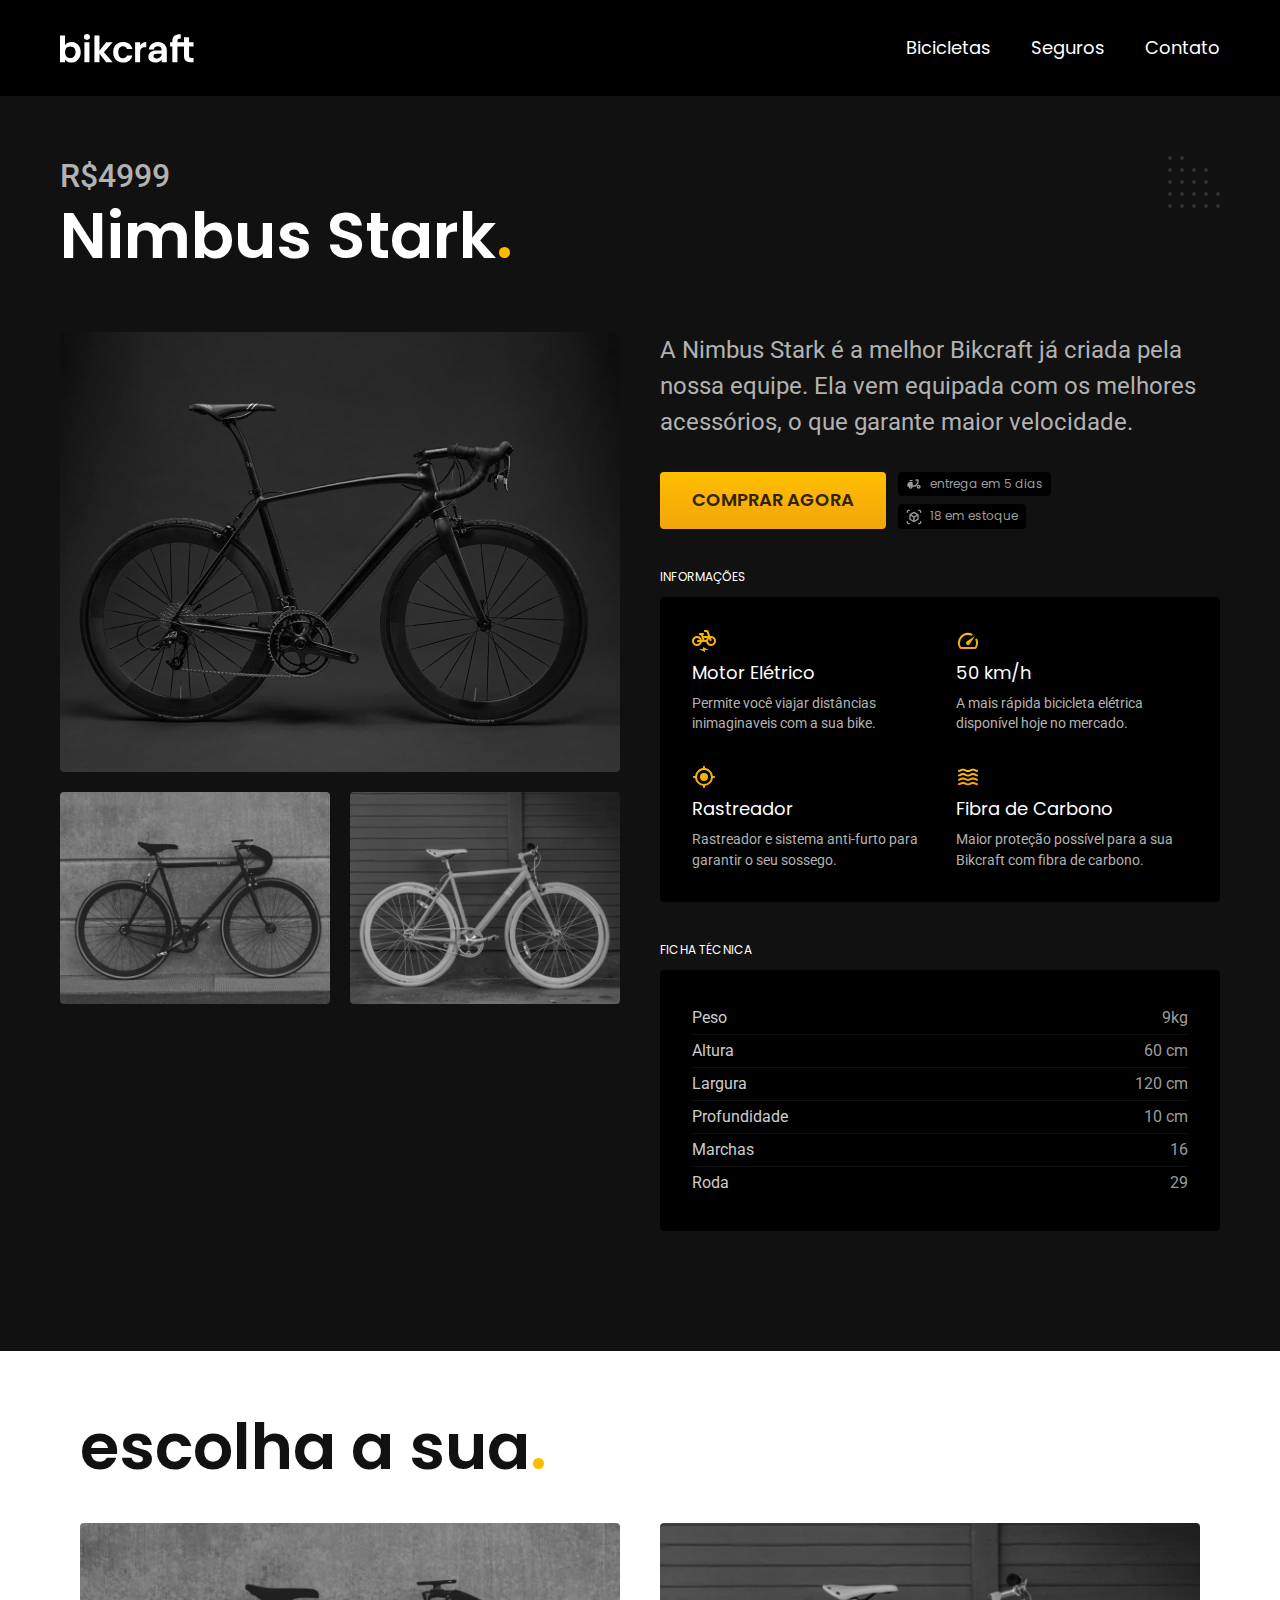
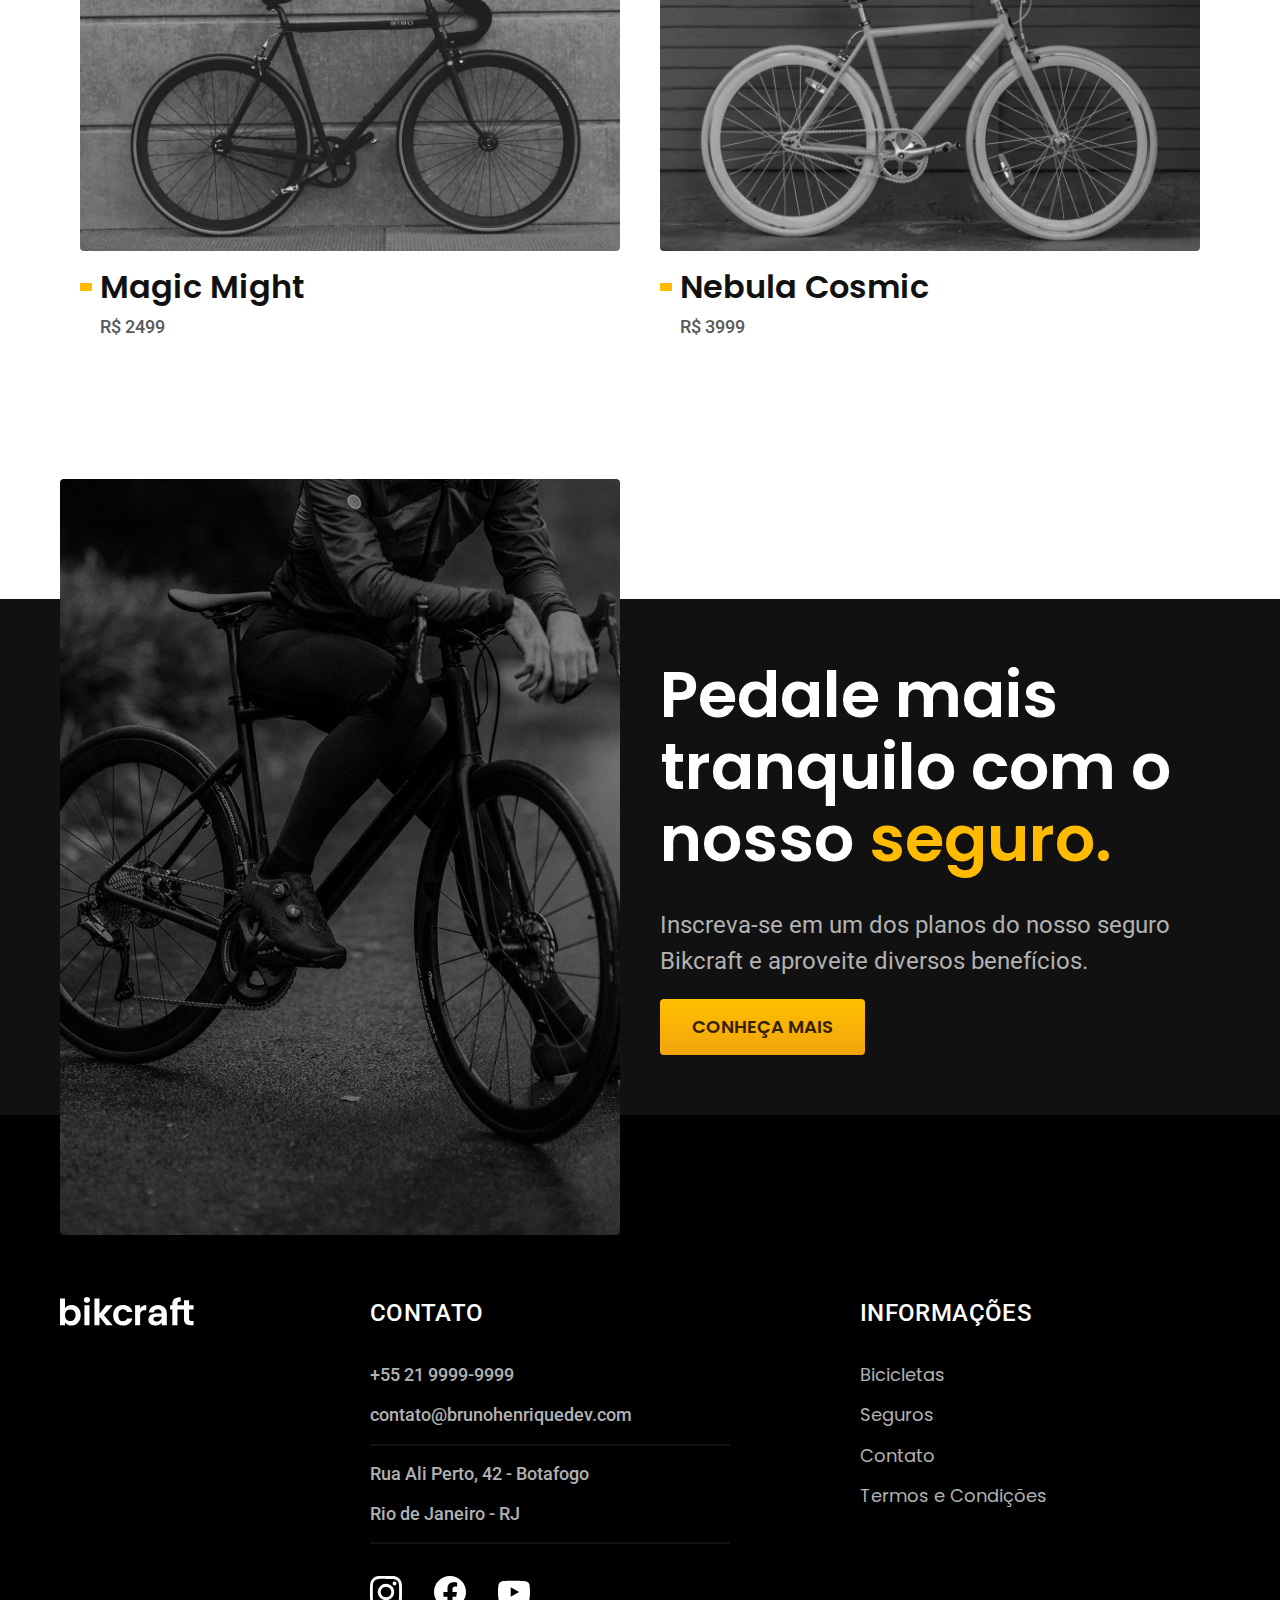
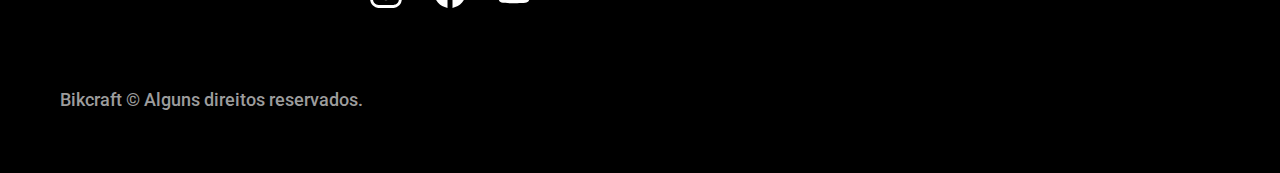
<file: bicicletas/nimbus.html>
<!DOCTYPE html>
<html lang="pt-br">

<head>
  <meta charset="UTF-8">
  <meta name="viewport" content="width=device-width, initial-scale=1.0">
  <title>Nimbus | Bikcraft</title>
  <meta name="description" content="Nimbus">
  <link rel="icon" href="../favicon.svg" type="image/svg+xml">
  <link rel="preload" href="../css/style.min.css" as="style">
  <link rel="stylesheet" href="../css/style.min.css">
  <link rel="preconnect" href="https://fonts.googleapis.com">
  <link rel="preconnect" href="https://fonts.gstatic.com" crossorigin>
  <link href="https://fonts.googleapis.com/css2?family=Merriweather:ital,wght@1,900&family=Poppins:wght@400;600&family=Roboto:wght@400;500&display=swap" rel="stylesheet">
  <script>document.documentElement.classList.add("js")</script>
</head>

<body id="bicicleta">
  <header class="header-bg">
    <div class="header container">
      <a href="../">
        <img src="../img/bikcraft.svg" alt="Bikcraft">
      </a>

      <nav aria-label="primaria">
        <ul class="header-menu font-1-m cor-0">
          <li><a href="../bicicletas.html">Bicicletas</a></li>
          <li><a href="../seguros.html">Seguros</a></li>
          <li><a href="../contato.html">Contato</a></li>
        </ul>
      </nav>
    </div>
  </header>
  <main class="titulo-bg">
    <div>
      <div class="titulo container">
        <p class="font-2-xl cor-5">R$4999</p>
        <h1 class="font-1-xxl cor-0">Nimbus Stark<span class="cor-p1">.</span></h1>
      </div>
    </div>
    <div class="bicicleta container">
      <div class="bicicleta-imagens">
        <img src="../img/bicicleta/nimbus1.jpg" alt="">
        <img src="../img/bicicleta/nimbus2.jpg" alt="">
        <img src="../img/bicicleta/nimbus3.jpg" alt="">
      </div>
      <div class="bicicleta-conteudo">
        <p class="font-2-l cor-5">A Nimbus Stark é a melhor Bikcraft já criada pela nossa equipe. Ela vem equipada com os melhores acessórios, o que garante maior velocidade.</p>
        <div class="bicicleta-comprar">
          <a class="botao" href="../orcamento.html?tipo=bikcraft&produto=nimbus">Comprar Agora</a>
          <span class="font-1-xs cor-6"><img src="../img/icones/entrega.svg" alt=""> entrega em 5 dias</span>
          <span class="font-1-xs cor-6"><img src="../img/icones/estoque.svg" alt=""> 18 em estoque</span>
        </div>
        <h2 class="font-1-xs cor-0">Informações</h2>
        <ul class="bicicleta-informacoes">
          <li>
            <img src="../img/icones/eletrica.svg" alt="">
            <h3 class="font-1-m cor-0">Motor Elétrico</h3>
            <p class="font-2-xs cor-5">Permite você viajar distâncias inimaginaveis com a sua bike.</p>
          </li>
          <li>
            <img src="../img/icones/velocidade.svg" alt="">
            <h3 class="font-1-m cor-0">50 km/h</h3>
            <p class="font-2-xs cor-5">A mais rápida bicicleta elétrica disponível hoje no mercado.</p>
          </li>
          <li>
            <img src="../img/icones/rastreador.svg" alt="">
            <h3 class="font-1-m cor-0">Rastreador</h3>
            <p class="font-2-xs cor-5">Rastreador e sistema anti-furto para garantir o seu sossego.</p>
          </li>
          <li>
            <img src="../img/icones/carbono.svg" alt="">
            <h3 class="font-1-m cor-0">Fibra de Carbono</h3>
            <p class="font-2-xs cor-5">Maior proteção possível para a sua Bikcraft com fibra de carbono.</p>
          </li>
        </ul>
        <h2 class="font-1-xs cor-0">Ficha técnica</h2>
        <ul class="bicicleta-ficha font-2-s cor-4">
          <li>Peso <span>9kg</span></li>
          <li>Altura <span>60 cm</span></li>
          <li>Largura <span>120 cm</span></li>
          <li>Profundidade <span>10 cm</span></li>
          <li>Marchas <span>16</span></li>
          <li>Roda <span>29</span></li>
        </ul>
      </div>
    </div>
  </main>

  <article class="bicicletas-lista container">
    <h2 class="font-1-xxl container">escolha a sua<span class="cor-p1">.</span></h2>
    <ul>
      <li>
        <a href="../bicicletas/magic.html">
          <img src="../img/bicicletas/magic.jpg" alt="Bicicleta preta">
          <h3 class="font-1-xl">Magic Might</h3>
          <span class="font-2-m cor-8">R$ 2499</span>
        </a>
      </li>
      <li>
        <a href="../bicicletas/nebula.html">
          <img src="../img/bicicletas/nebula.jpg" alt="Bicicleta preta">
          <h3 class="font-1-xl">Nebula Cosmic</h3>
          <span class="font-2-m cor-8">R$ 3999</span>
        </a>
      </li>
    </ul>
  </article>

  <article class="seguro-bg">
    <div class="seguro container">
      <div class="seguro-imagem">
        <img src="../img/fotos/seguros.jpg" alt="pessoa em uma bicicleta">
      </div>
      <div class="seguro-conteudo">
        <h2 class="font-1-xxl cor-0">Pedale mais tranquilo com o nosso <span class="cor-p1">seguro.</span></h2>
        <p class="font-2-l cor-5">Inscreva-se em um dos planos do nosso seguro Bikcraft e aproveite diversos benefícios.</p>
        <a class="botao" href="../seguros.html">Conheça Mais</a>
      </div>
    </div>
  </article>

  <footer class="footer-bg">
    <div class="footer container">
      <img src="../img/bikcraft.svg" alt="Bikcraft">
      <div class="footer-contato">
        <h3 class="font-2-l-b cor-0">Contato</h3>
        <ul class="font-2-m cor-5">
          <li><a href="tel:+552199999999">+55 21 9999-9999</a></li>
          <li><a href="mailto:contato@brunohenriquedev.com">contato@brunohenriquedev.com</a></li>
          <li>Rua Ali Perto, 42 - Botafogo</li>
          <li>Rio de Janeiro - RJ</li>
        </ul>
        <div class="footer-redes">
          <a href="../">
            <img src="../img/redes/instagram.svg" alt="Instagram">
          </a>
          <a href="../">
            <img src="../img/redes/facebook.svg" alt="Facebook">
          </a>
          <a href="../">
            <img src="../img/redes/youtube.svg" alt="Youtube">
          </a>
        </div>
      </div>
      <div class="footer-informacoes">
        <h3 class="font-2-l-b cor-0">Informações</h3>
        <nav>
          <ul class="font-1-m cor-5">
            <li><a href="../bicicletas.html">Bicicletas</a></li>
            <li><a href="../seguros.html">Seguros</a></li>
            <li><a href="../contato.html">Contato</a></li>
            <li><a href="../termos.html">Termos e Condições</a></li>
          </ul>
        </nav>
      </div>
      <p class="footer-copy font-2-m cor-6">Bikcraft © Alguns direitos reservados.</p>
    </div>
  </footer>
  <script src="../js/script.js"></script>
</body>

</html>
</file>
<file: css/style.min.css>
body{margin:0;font-family:Arial,Helvetica,sans-serif;color:#111}blockquote,dd,h1,h2,h3,h4,p,ul{margin:0}ul{padding:0;list-style:none}a{text-decoration:none;color:inherit}img{max-width:100%;display:block}img[src$=".jpg"]{border-radius:4px}.header-bg{background-color:var(--cor-12)}.header{display:flex;flex-wrap:wrap;gap:20px;justify-content:space-between;align-items:center;padding:20px}.header-menu{display:flex;flex-wrap:wrap;gap:40px}.header-menu a{display:inline-block;padding:16px 0;position:relative}.header-menu a:after{content:"";display:block;height:2px;width:0;background:var(--cor-0);margin-top:4px;transition:.3s;position:absolute}.header-menu a.ativo::after,.header-menu a:hover::after{width:100%}@media (max-width:800px){.header-menu{gap:20px}.header-menu a{background:var(--cor-11);padding:12px 16px;border-radius:4px}.header-menu a:hover{background-color:var(--cor-10)}.header a:after{display:none}}@media (max-width:600px){.header-menu{gap:12px}.header-menu a{padding:8px 12px;font-size:14px}}.footer-bg{background-color:var(--cor-12)}.footer{display:grid;grid-template-columns:3fr 5fr 4fr;gap:40px;padding-top:60px;padding-bottom:60px}.footer h3{margin-bottom:32px}.footer-contato ul{margin-bottom:32px}.footer-contato li:nth-child(2n)::after{content:"";display:block;max-width:360px;height:2px;background:var(--cor-11);margin-top:16px}.footer li{margin-bottom:16px}.footer-redes{display:flex;gap:32px}.footer a:hover{color:var(--cor-0)}.footer-copy{grid-column:1/-1;margin-top:40px}@media (max-width:800px){.footer>img{display:none}.footer{grid-template-columns:1fr 1fr}}@media (max-width:600px){.footer{grid-template-columns:1fr;gap:60px}.footer-copy{margin-top:0}}.font-1-xs{font:400 0.75rem/1.35 Poppins,sans-serif}.font-2-xs{font:400 0.875rem/1.43 Roboto,sans-serif}.font-1-s{font:400 1rem/1.5 Poppins,sans-serif}.font-2-s{font:400 1rem/1.5 Roboto,sans-serif}.font-1-m,.font-1-m-b{font:400 1.125rem/1.35 Poppins,sans-serif}.font-1-m-b{font-weight:600}.font-2-m{font:500 1.125rem/1.35 Roboto,sans-serif}.font-1-l{font:400 1.5rem/1.5 Poppins,sans-serif}.font-2-l,.font-2-l-b{font:400 1.5rem/1.5 Roboto,sans-serif}.font-2-l-b{font-weight:500;letter-spacing:.015em;text-transform:uppercase}.font-1-xl{font:600 2rem/1.25 Poppins,sans-serif}.font-2-xl{font:500 2rem/1.25 Roboto,sans-serif}.font-1-xxl{font:600 4rem/1.125 Poppins,sans-serif}@media (max-width:1200px){.font-1-xxl{font-size:3rem}.font-2-l,.font-2-l-b{font-size:1.125rem}}@media (max-width:800px){.font-1-xxl{font-size:2rem}.font-1-xl,.font-2-xl{font-size:1.5rem}}:root{--cor-0:#ffffff;--cor-1:#f7f7f7;--cor-2:#ededed;--cor-3:#dedede;--cor-4:#cccccc;--cor-5:#b2b2b2;--cor-6:#9c9c9c;--cor-7:#717171;--cor-8:#595959;--cor-9:#404040;--cor-10:#2e2e2e;--cor-11:#111111;--cor-12:#000000;--cor-p1:#ffbb00;--cor-p2:#e4a30b;--cor-p3:#a66f00;--cor-p4:#664400;--cor-p5:#332200}.cor-0{color:var(--cor-0)}.cor-1{color:var(--cor-1)}.cor-2{color:var(--cor-2)}.cor-3{color:var(--cor-3)}.cor-4{color:var(--cor-4)}.cor-5{color:var(--cor-5)}.cor-6{color:var(--cor-6)}.cor-7{color:var(--cor-7)}.cor-8{color:var(--cor-8)}.cor-9{color:var(--cor-9)}.cor-10{color:var(--cor-10)}.cor-11{color:var(--cor-11)}.cor-12{color:var(--cor-12)}.cor-p1{color:var(--cor-p1)}.cor-p2{color:var(--cor-p2)}.cor-p3{color:var(--cor-p3)}.cor-p4{color:var(--cor-p4)}.cor-p5{color:var(--cor-p5)}.container{box-sizing:border-box;max-width:1200px;padding-left:20px;padding-right:20px;margin-left:auto;margin-right:auto}.botao{display:inline-block;padding:16px 32px;background:linear-gradient(#ffbf00,#f2a50c);border-radius:4px;box-shadow:0 1px 2px rgba(0,0,0,.1);text-transform:uppercase;color:var(--cor-p5);font:600 1.125rem/1.35 Poppins,sans-serif;max-width:max-content;border:none;cursor:pointer}.botao:hover{background:linear-gradient(#ffb60d,#e59317)}.botao.secundario{background:var(--cor-10);color:var(--cor-2)}.botao.secundario:hover{background:var(--cor-9)}@media (max-width:600px){.botao{padding:12px 16px;font-size:1rem}}.link{display:inline-block;color:var(--cor-p1);font:500 1.5rem/1.5 Poppins,sans-serif;text-transform:uppercase}.link::after{content:"";display:block;width:100%;height:4px;background-color:currentColor}.link:hover{color:var(--cor-0)}.titulo-bg{padding-top:60px;padding-bottom:60px;background-color:var(--cor-11)}.titulo{background:url("../img/dec/top-right.svg") no-repeat top right 20px}.titulo p{margin-bottom:4px}.botao.seta{display:flex;align-items:center}.botao.seta::after{content:"";display:inline-block;width:18px;height:10px;margin-left:12px;background:url(../img/icones/seta.svg);transition:transform .2s}.botao.seta:hover::after{transform:translateX(4px)}@media (max-width:800px){.titulo-bg{padding-top:40px;padding-bottom:40px}.titulo p{font-size:1rem;text-transform:lowercase;font-weight:400}}.form{display:grid;grid-template-columns:1fr 1fr;gap:20px}.form label{display:block;font:600 1rem/1.5 Poppins,sans-serif;margin-bottom:4px}.form .col-2{grid-column:span 2}.form input[type=email],.form input[type=text],.form textarea{font:400 1rem/1.5 Roboto,sans-serif;background:var(--cor-1);border:1px solid var(--cor-2);padding:12px;border-radius:4px;width:100%;box-sizing:border-box}.form input[type=email]:focus,.form input[type=text]:focus,.form textarea:focus{outline:0;border-color:var(--cor-p1);background:var(--cor-0);box-shadow:0 0 0 2px #fea}@media (max-width:600px){.form{grid-template-columns:1fr}.form .col-2{grid-column:1}}.js .fadeInDown{transform:translate3d(0,-20px,0)}.js .fadeInUp{transform:translate3d(0,20px,0)}.js .fadeInRight{transform:translate3d(20px,0,0)}.js .fadeInLeft{transform:translate3d(-20px,0,0)}.js [data-anime]{opacity:0}.js .anime{opacity:1;transform:none;transition:transform .8s,opacity .8s}.introducao-bg{background:var(--cor-12) url("../img/dec/bottom-left.svg") no-repeat bottom 160px left;box-shadow:inset 0 -120px var(--cor-0)}.introducao{display:grid;grid-template-columns:1fr 1fr;gap:0 40px}.introducao-conteudo{align-self:end;padding-bottom:200px}.introducao img{width:100%;height:100%;object-fit:cover;border-radius:4px}.introducao h1{margin-bottom:32px}.introducao p{margin-bottom:20px}@media (max-width:800px){.introducao-bg{background:var(--cor-11);padding-top:40px;box-shadow:inset 0 -60px #fff}.introducao{grid-template-columns:1fr;gap:32px}.introducao-conteudo{padding-bottom:0}.introducao h1{margin-bottom:16px}.introducao img{height:300px;width:100%}}.tecnologia-bg{background-color:var(--cor-11);box-shadow:inset 0 80px var(--cor-0),inset 0 -80px var(--cor-0)}.tecnologia{display:grid;grid-template-columns:1fr 1fr;gap:40px}.tecnologia-imagem img{width:100%;height:100%;object-fit:cover;object-position:left}.tecnologia-conteudo{padding-top:160px;padding-bottom:160px}.tecnologia-conteudo>span{display:block;margin-bottom:20px}.tecnologia-conteudo h2{margin-bottom:32px}.tecnologia-conteudo>p{margin-bottom:20px}.tecnologia a{margin-bottom:80px}.tecnologia-vantagens{display:flex;gap:40px}.tecnologia-vantagens img{width:24px;margin-bottom:8px}.tecnologia-vantagens h3{margin-bottom:8px;width:max-content}@media (max-width:800px){.tecnologia-bg{box-shadow:initial}.tecnologia{grid-template-columns:1fr}.tecnologia-conteudo{padding-top:60px;padding-bottom:60px}.tecnologia-imagem{display:none}.tecnologia a{margin-bottom:60px}}@media (max-width:600px){.tecnologia-vantagens{flex-direction:column}}.parceiros{padding-top:60px;padding-bottom:120px}.parceiros h2{margin-bottom:60px}.parceiros ul{padding:0 20px;max-width:1400px;display:grid;grid-template-columns:repeat(4,1fr);margin:0 auto}.parceiros li{display:flex;padding:32px;border-left:2px solid var(--cor-2)}.parceiros img{margin:auto}.parceiros li:first-child,.parceiros li:nth-child(5){border-left:none}.parceiros li:nth-child(n+5){border-top:2px solid var(--cor-2)}@media (max-width:800px){.parceiros{padding-bottom:60px}.parceiros h2{margin-bottom:20px}.parceiros ul{grid-template-columns:repeat(2,1fr)}.parceiros li:nth-child(n+3){border-top:2px solid var(--cor-2)}.parceiros li:nth-child(odd){border-left:none}}.depoimento{display:grid;grid-template-columns:1fr 1fr;background-color:var(--cor-p1);overflow:hidden}.depoimento img{width:100%;height:100%;object-fit:cover;border-radius:0}.depoimento-conteudo{padding:40px 40px 80px 80px;align-self:end;background:url("../img/dec/bottom-right-p.svg") no-repeat bottom 40px right 40px}.depoimento-conteudo p{max-width:32ch;font-family:Merriweather,serif;font-style:italic;font-weight:900;margin-bottom:32px;position:relative}.depoimento p::after,.depoimento p::before{font-size:5rem;color:var(--cor-p2);position:absolute}.depoimento p::before{content:"“";left:-50px;top:-20px}.depoimento p::after{content:"”"}@media (min-width:1200px){.depoimento img{max-height:520px}}@media (max-width:800px){.depoimento{grid-template-columns:1fr;text-align:center}.depoimento img{max-height:200px}.depoimento-conteudo{padding:40px 20px;margin:auto}}.seguros-bg{background:var(--cor-11)}.seguros{padding-top:60px;padding-bottom:60px;display:grid;grid-template-columns:1fr 1fr;gap:40px;align-items:center}#seguros .seguros{padding-top:0}.seguros h2{grid-column:1/-1}.seguros-item{background-color:var(--cor-12);padding:32px 32px 32px 60px;display:grid;grid-template-columns:1fr auto;border-radius:4px}.seguros-item h3{margin-bottom:40px}.seguros-item span{grid-column:2;display:block;text-align:right}.seguros-item ul{grid-column:1/-1;margin-bottom:32px}.seguros-item li{display:flex;align-items:center;position:relative}.seguros-item li+li{margin-top:20px}.seguros-item li::before{content:"";display:inline-block;width:13px;height:9px;background-image:url("../img/icones/lista.svg");position:absolute;left:-21px}.seguros-item a{grid-column:1/-1}@media (max-width:800px){.seguros{grid-template-columns:1fr}}.vantagens-bg{background-color:var(--cor-12)}.vantagens{padding-top:120px;padding-bottom:120px}.vantagens h2{margin-bottom:60px}.vantagens ul{display:grid;grid-template-columns:repeat(auto-fit,minmax(280px,max-content));gap:40px 80px}.vantagens h3,.vantagens img{margin-bottom:8px}@media (max-width:800px){.vantagens{padding-top:60px;padding-bottom:60px}.vantagens h2{margin-bottom:40px}.vantagens ul{gap:20px}}.perguntas{padding-top:120px;padding-bottom:120px}.perguntas h2{margin-bottom:60px}.perguntas dl>div{padding:20px;border-radius:4px}.perguntas dl>div:nth-child(odd){background-color:var(--cor-1)}.perguntas button{display:grid;grid-template-columns:auto 1fr auto;align-items:center;gap:8px;cursor:pointer;border:none;background:0 0;width:100%;text-align:left}.perguntas button::before{content:"";display:inline-block;width:12px;height:8px;background-color:var(--cor-p1)}.perguntas button::after{content:"";display:inline-block;width:14px;height:6px;background:url("../img/icones/seta-abrir.svg");transition:.3s}.perguntas button:hover::after,.perguntas button[aria-expanded=true]::after{transform:rotate(180deg)}.js .perguntas dd{display:none}.js .perguntas dd.ativa{display:block}.perguntas dd{padding-left:20px;padding-top:16px;max-width:80ch}@media (max-width:800px){.perguntas{padding-top:60px;padding-bottom:60px}.perguntas h2{margin-bottom:40px}}.termos{padding-top:80px;padding-bottom:80px}.termos h2{font-weight:600;margin-bottom:20px}.termos p+h2{margin-top:40px}.termos p{margin-bottom:24px;max-width:90ch}.bicicletas-lista{padding-top:60px;padding-bottom:120px}.bicicletas-lista h2{margin-bottom:40px}.bicicletas-lista ul{display:flex;gap:40px;padding:0 20px 20px 20px;max-width:1400px;margin-left:auto;margin-right:auto;overflow-x:auto}.bicicletas-lista li{flex:1;min-width:280px}.bicicletas-lista a{display:block}.bicicletas-lista img{margin-bottom:16px}.bicicletas-lista h3{margin-bottom:8px;display:flex;align-items:center}.bicicletas-lista h3::before{content:"";display:inline-block;height:8px;width:12px;margin-right:8px;background-color:var(--cor-p1);transition:width .2s}.bicicletas-lista a:hover h3::before{width:24px}.bicicletas-lista li span{padding-left:20px}@media (max-width:800px){.bicicletas-lista{padding-bottom:60px}.bicicletas-lista ul{gap:20px}}.bicicletas-bg{background:linear-gradient(to right,var(--cor-0) 30%,var(--cor-11) 0)}.bicicletas{display:grid;grid-template-columns:1fr 1fr;gap:40px;padding-top:60px;padding-bottom:60px;background:url("../img/dec/top-right.svg") no-repeat top 40px right 20px}.bicicletas-imagem{display:grid}.bicicletas-imagem img{display:grid;grid-area:1/1}.bicicletas-imagem span{grid-area:1/1;place-self:start end;margin-top:20px;background:var(--cor-12);padding:8px 16px 8px 8px;border-radius:4px 0 0 4px;display:inline-block}.bicicletas-conteudo{display:grid;grid-template-columns:1fr auto;align-content:start}.bicicletas h2,.bicicletas p{grid-column:1/-1}.bicicletas h2{margin-bottom:20px}.bicicletas h2::before{content:"";display:block;width:12px;height:8px;background-color:var(--cor-p1);margin-bottom:8px}.bicicletas p{margin-bottom:32px}.bicicletas a{place-self:end}.bicicletas ul{display:grid;gap:16px}.bicicletas li{display:flex;align-items:center;gap:8px}.bicicletas-conteudo img{width:24px}@media (max-width:800px){.bicicletas-bg{background:var(--cor-11)}.bicicletas{grid-template-columns:1fr;gap:20px;padding-top:40px;padding-bottom:40px}}@media (max-width:600px){.bicicletas-conteudo{grid-template-columns:1fr}.bicicletas ul{grid-template-columns:1fr 1fr;font-size:1rem;margin-bottom:32px}.bicicletas a{place-self:start}}.bicicleta{display:grid;grid-template-columns:1fr 1fr;align-items:start;gap:40px;padding-top:60px;padding-bottom:60px}#bicicleta .titulo p{text-transform:uppercase}.bicicleta-imagens{display:flex;flex-wrap:wrap;gap:20px}.bicicleta-imagens img{flex:1;min-width:200px}.bicicleta-imagens img:first-child{min-width:100%}.bicicleta-conteudo>p{margin-bottom:32px}.bicicleta-comprar{display:grid;grid-template-columns:max-content auto;align-items:center;justify-items:start;gap:8px 12px;margin-bottom:40px}.bicicleta-comprar a{grid-row:span 2}.bicicleta-comprar span{display:flex;align-items:center;background-color:var(--cor-12);padding:4px 8px;border-radius:4px;gap:8px}.bicicleta-conteudo h2{text-transform:uppercase;letter-spacing:.015em;margin-bottom:12px}.bicicleta-ficha,.bicicleta-informacoes{padding:32px;background-color:var(--cor-12);border-radius:4px}.bicicleta-informacoes{margin-bottom:40px;display:grid;grid-template-columns:1fr 1fr;gap:32px}.bicicleta-informacoes img{width:24px;margin-bottom:8px}.bicicleta-informacoes h3{margin-bottom:8px}.bicicleta-ficha li{padding:4px 0;display:flex;justify-content:space-between;border-bottom:1px solid var(--cor-11)}.bicicleta-ficha li:last-child{border-bottom:none}.bicicleta-ficha span{color:var(--cor-6)}@media (max-width:800px){.bicicleta{grid-template-columns:1fr;padding-top:40px;padding-bottom:40px}.bicicleta-imagens{grid-row:2}}@media (max-width:400px){.bicicleta-informacoes{grid-template-columns:1fr}.bicicleta-comprar{grid-template-columns:1fr}}.seguro-bg{background-color:var(--cor-11);box-shadow:inset 0 120px var(--cor-0),inset 0 -120px var(--cor-12)}.seguro{display:grid;grid-template-columns:1fr 1fr;gap:40px}.seguro-imagem img{width:100%;height:100%;object-fit:cover}.seguro-conteudo{padding-top:180px;padding-bottom:180px}.seguro h2{margin-bottom:32px}.seguro p{margin-bottom:20px}@media (max-width:800px){.seguro-bg{box-shadow:inset 0 -60px var(--cor-12)}.seguro{grid-template-columns:1fr}.seguro-conteudo{grid-row:1;padding-top:40px;padding-bottom:0}}#contato{background:linear-gradient(var(--cor-11) 600px,var(--cor-1) 0)}.contato{display:grid;grid-template-columns:5fr 7fr}.contato-dados,.contato-formulario{padding:60px;box-shadow:0 1px 2px rgba(0,0,0,.1)}.contato-dados{border-radius:5px 0 0 5px;background:var(--cor-12) url("../img/dec/bottom-left.svg") no-repeat bottom 20px left 20px}.contato-formulario{border-radius:0 5px 5px 0;background:var(--cor-0) url("../img/dec/bottom-right.svg") no-repeat bottom 20px right 20px}.contato-dados h2{margin-bottom:60px}.contato-endereco{margin-bottom:32px;padding-left:28px;background:url("../img/icones/local.svg") no-repeat 0 2px}.contato-endereco p{margin-bottom:8px}.contato-meios a{display:block;max-width:max-content;margin-bottom:8px;padding-left:28px}.contato-meios a:hover{color:var(--cor-0)}.contato-meios a:first-child{background:url("../img/icones/email.svg") no-repeat 0 2px}.contato-meios a:nth-child(2){margin-bottom:32px}.contato-meios a:nth-child(3){background:url("../img/icones/telefone.svg") no-repeat 0 2px;margin-bottom:60px}.contato-redes{display:flex;gap:32px;padding-left:28px}@media (max-width:800px){.contato{grid-template-columns:1fr}.contato-dados,.contato-formulario{padding:20px}.contato-dados{border-radius:5px 5px 0 0;background:var(--cor-12)}.contato-formulario{border-radius:0 0 5px 5px}.contato-dados h2,.contato-meios a:nth-child(3){margin-bottom:32px}.contato-redes{margin-bottom:12px}}.lojas{display:grid;grid-template-columns:1fr 1fr;gap:0 40px;padding-top:120px;padding-bottom:120px}.lojas h2{grid-column:1/-1;margin-bottom:60px}.lojas img{border-radius:4px 4px 0 0}.lojas-item{border-radius:4px;background:var(--cor-0);box-shadow:0 1px 2px rgba(0,0,0,.1)}.lojas-conteudo{display:grid;grid-template-columns:1fr 1fr;gap:32px 16px;padding:32px}.lojas-conteudo h3,.lojas-tempo{grid-column:1/-1}.lojas-dados{display:grid;gap:8px;border-left:2px solid var(--cor-2);padding-left:12px}.lojas-tempo{display:flex;align-items:center;gap:8px}@media (max-width:800px){.lojas{gap:20px;padding-top:60px;padding-bottom:60px}.lojas h2{margin-bottom:32px}.lojas-conteudo{grid-template-columns:1fr}}@media (max-width:600px){.lojas{grid-template-columns:1fr}}#orcamento{background:linear-gradient(var(--cor-11) 600px,var(--cor-1) 0)}.orcamento{display:grid;grid-template-columns:5fr 7fr;padding-bottom:120px}.orcamento h2{text-transform:uppercase;position:relative;display:flex;align-items:center}.orcamento h2::before{content:"";display:inline-block;width:4px;height:8px;background-color:var(--cor-p1);position:absolute;left:-12px}.orcamento-dados,.orcamento-produto{padding:60px;box-shadow:0 1px 2px rgba(0,0,0,.1)}.orcamento-produto{border-radius:5px 0 0 5px;background:var(--cor-12) url("../img/dec/bottom-left.svg") no-repeat bottom 20px left 20px;display:grid;grid-template-columns:1fr 1fr;gap:20px;align-content:start}.orcamento-produto>*{grid-column:1/-1}.orcamento-produto>label{grid-column:initial}.orcamento-produto label{font:400 1rem/1.5 Poppins,sans-serif;color:var(--cor-4);background-color:var(--cor-10);padding:12px 16px;border-radius:4px;cursor:pointer;display:grid;grid-template-columns:auto 1fr auto;align-items:center;border:1px solid var(--cor-10)}.orcamento-produto input:checked+label{background:var(--cor-0);color:var(--cor-11)}.orcamento-produto label::before{content:"";display:inline-block;box-sizing:border-box;width:12px;height:12px;border:1px solid var(--cor-6);border-radius:50%;margin-right:8px}.orcamento-produto input:checked+label::before{border-color:var(--cor-7);box-shadow:inset 0 0 0 3px var(--cor-0),inset 0 0 0 6px var(--cor-7)}.orcamento-produto label:hover{background-color:var(--cor-9);border-color:var(--cor-9)}.orcamento-produto input:focus+label{box-shadow:0 0 0 2px var(--cor-p1);border-color:var(--cor-12)}.orcamento-produto label span{display:none}.orcamento-produto input:checked+label span{display:inline-block}.orcamento-produto input{opacity:0;position:absolute;pointer-events:none}.orcamento-dados{border-radius:0 5px 5px 0;background:var(--cor-0) url("../img/dec/bottom-right.svg") no-repeat bottom 20px right 20px}.orcamento-conteudo{display:none}.orcamento-conteudo h2,.orcamento-dados h2:nth-of-type(n+2){margin-top:20px}#bikcraft:checked~#orcamento-bikcraft,#seguro:checked~#orcamento-seguro{display:grid;gap:20px}.orcamento-detalhes{display:none;background:var(--cor-0);padding:20px;grid-template-columns:1fr 1fr;border-radius:4px;align-items:center}.orcamento-detalhes li{display:flex;align-items:center;margin-bottom:8px}.orcamento-detalhes li img{width:16px;margin-right:8px}.orcamento-produto input:checked+label+.orcamento-detalhes{display:grid}@media (max-width:1200px){.orcamento-dados,.orcamento-produto{padding:32px}}@media (max-width:800px){.orcamento{grid-template-columns:1fr}.orcamento-produto{border-radius:5px 5px 0 0;background:var(--cor-12)}.orcamento-dados{border-radius:0 0 5px 5px}}@media (max-width:400px){.orcamento-produto{grid-template-columns:1fr}}
</file>
